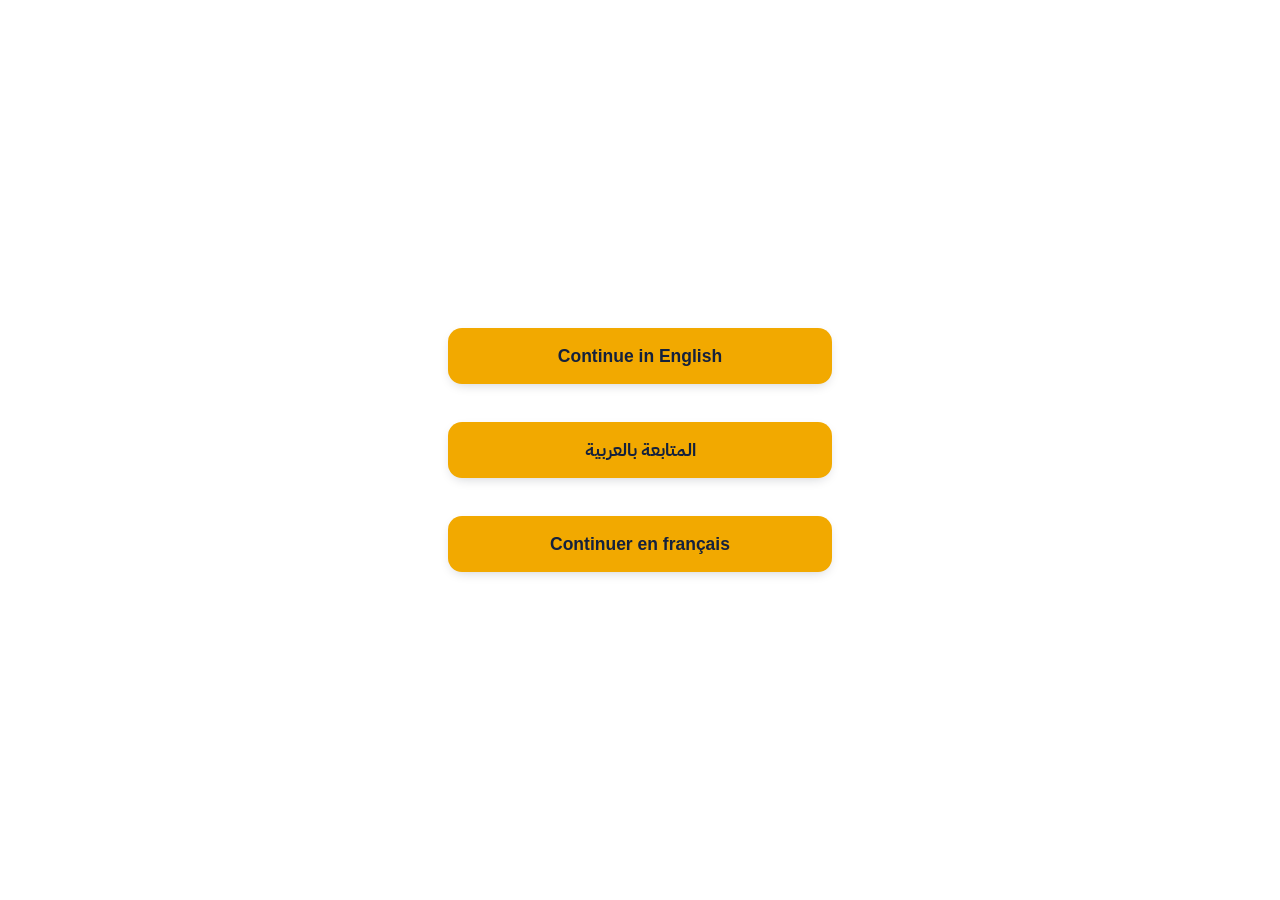
<file: index.html>
<!doctype html>
<html lang="fr">
<head>
<meta charset="utf-8">
<meta name="viewport" content="width=device-width, initial-scale=1">
<title>UGC Lab · Pubs vidéo UGC · UGC video ads · إعلانات فيديو</title>
<meta name="description" content="Pubs vidéo UGC avec un présentateur IA. UGC video ads with an AI presenter. إعلانات فيديو بمقدّم مولَّد بالذكاء الاصطناعي.">
<meta name="robots" content="noindex,follow">
<meta name="cb-page-type" content="site">
<link rel="canonical" href="https://yel-hadd.github.io/ai-character-notes/">
<link rel="alternate" hreflang="fr" href="https://yel-hadd.github.io/ai-character-notes/fr/">
<link rel="alternate" hreflang="en" href="https://yel-hadd.github.io/ai-character-notes/en/">
<link rel="alternate" hreflang="ar" href="https://yel-hadd.github.io/ai-character-notes/ar/">
<link rel="alternate" hreflang="x-default" href="https://yel-hadd.github.io/ai-character-notes/">
<link rel="preconnect" href="https://fonts.googleapis.com"><link rel="preconnect" href="https://fonts.gstatic.com" crossorigin>
<link href="https://fonts.googleapis.com/css2?family=Archivo:wght@700;800&family=IBM+Plex+Sans+Arabic:wght@600&display=swap" rel="stylesheet">
<link rel="stylesheet" href="assets/style.css?v=r1c">
<link rel="icon" href="img/logo.png?v=ugclab">
</head>
<body>
<main><div class="wrap picker">
<h1 class="sr-only">UGC Lab</h1>
<p><a class="cta" id="go-ar" href="ar/" hreflang="ar" lang="ar" dir="rtl" style="font-family:'IBM Plex Sans Arabic',sans-serif">المتابعة بالعربية</a></p>
<p><a class="cta" id="go-fr" href="fr/" hreflang="fr" lang="fr">Continuer en français</a></p>
<p><a class="cta" id="go-en" href="en/" hreflang="en" lang="en">Continue in English</a></p>
</div></main>
<script>
(function(){var w=document.querySelector(".picker"),L=navigator.languages||[navigator.language||""];
for(var i=0;i<L.length;i++){var c=String(L[i]).slice(0,2).toLowerCase(),a=document.getElementById("go-"+c);
if(a){w.insertBefore(a.parentNode,w.querySelector("p"));break}}})();
</script>

</body>
</html>
</file>
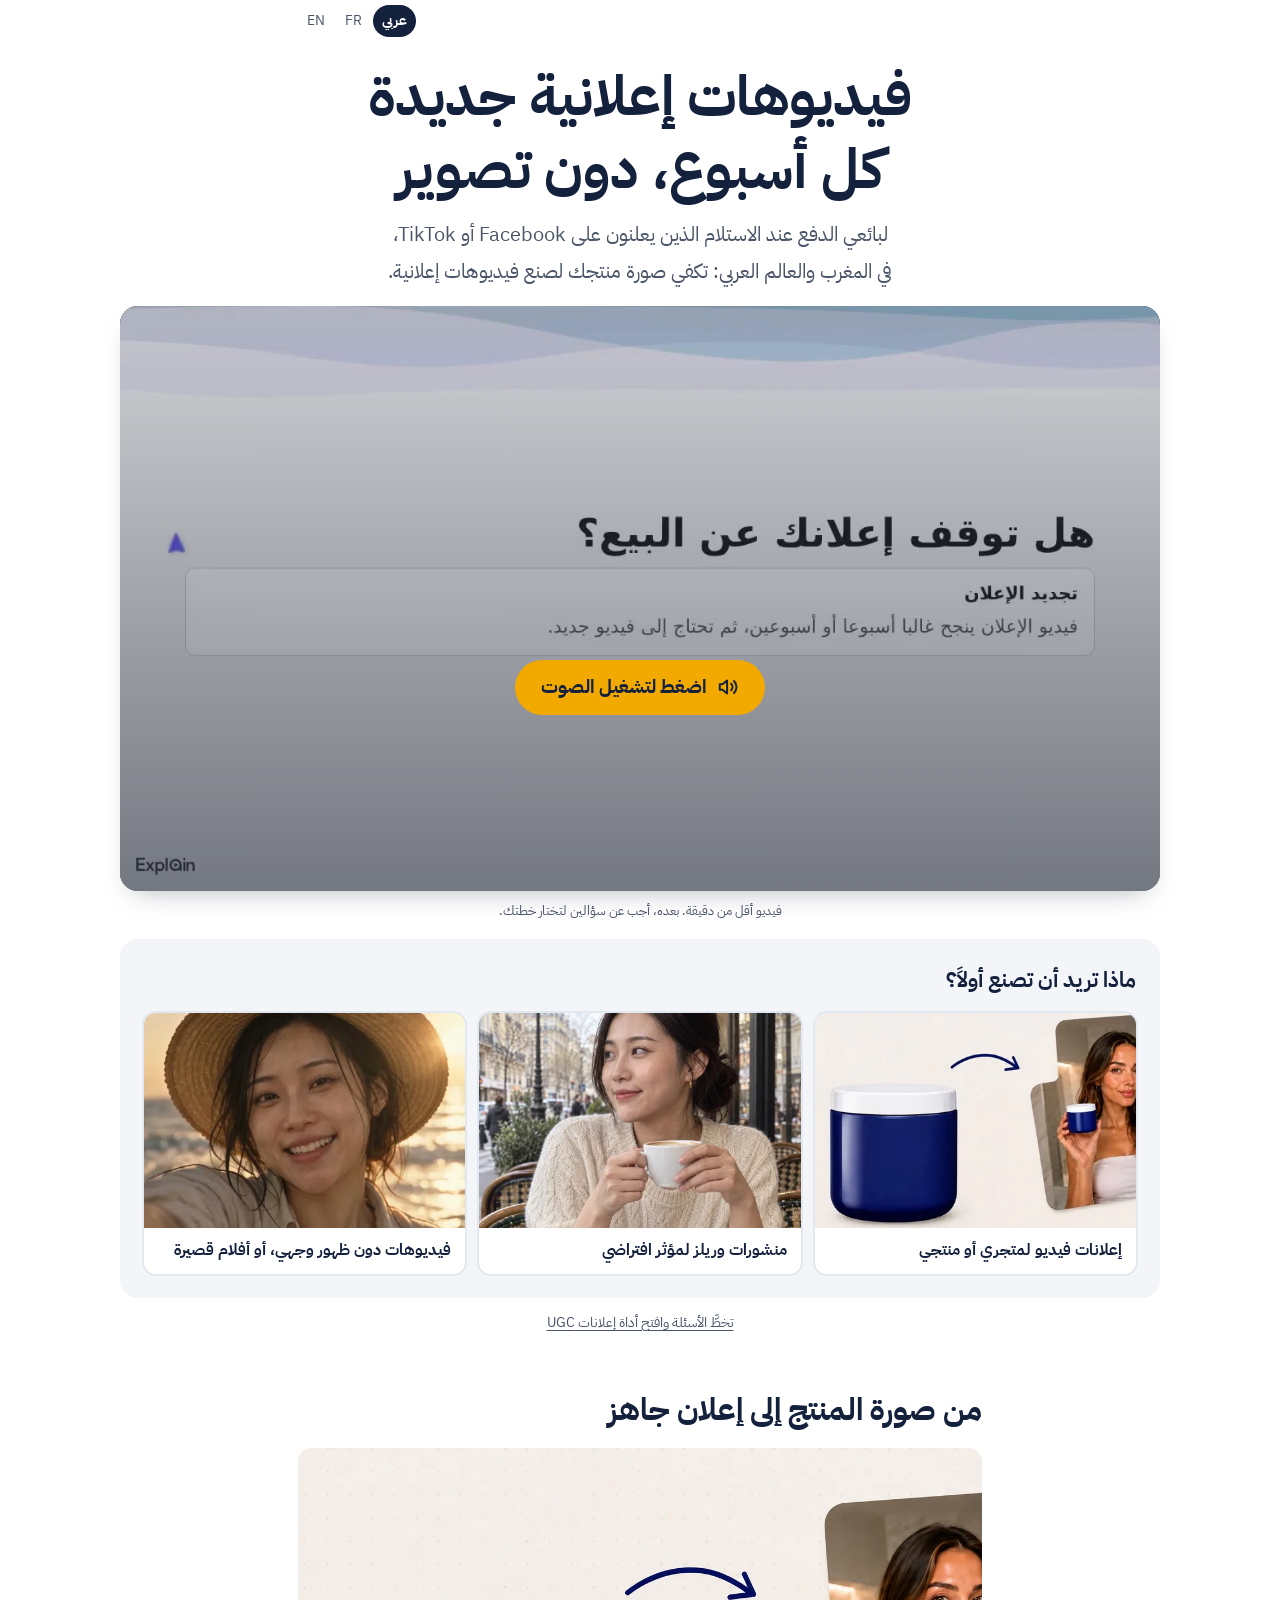
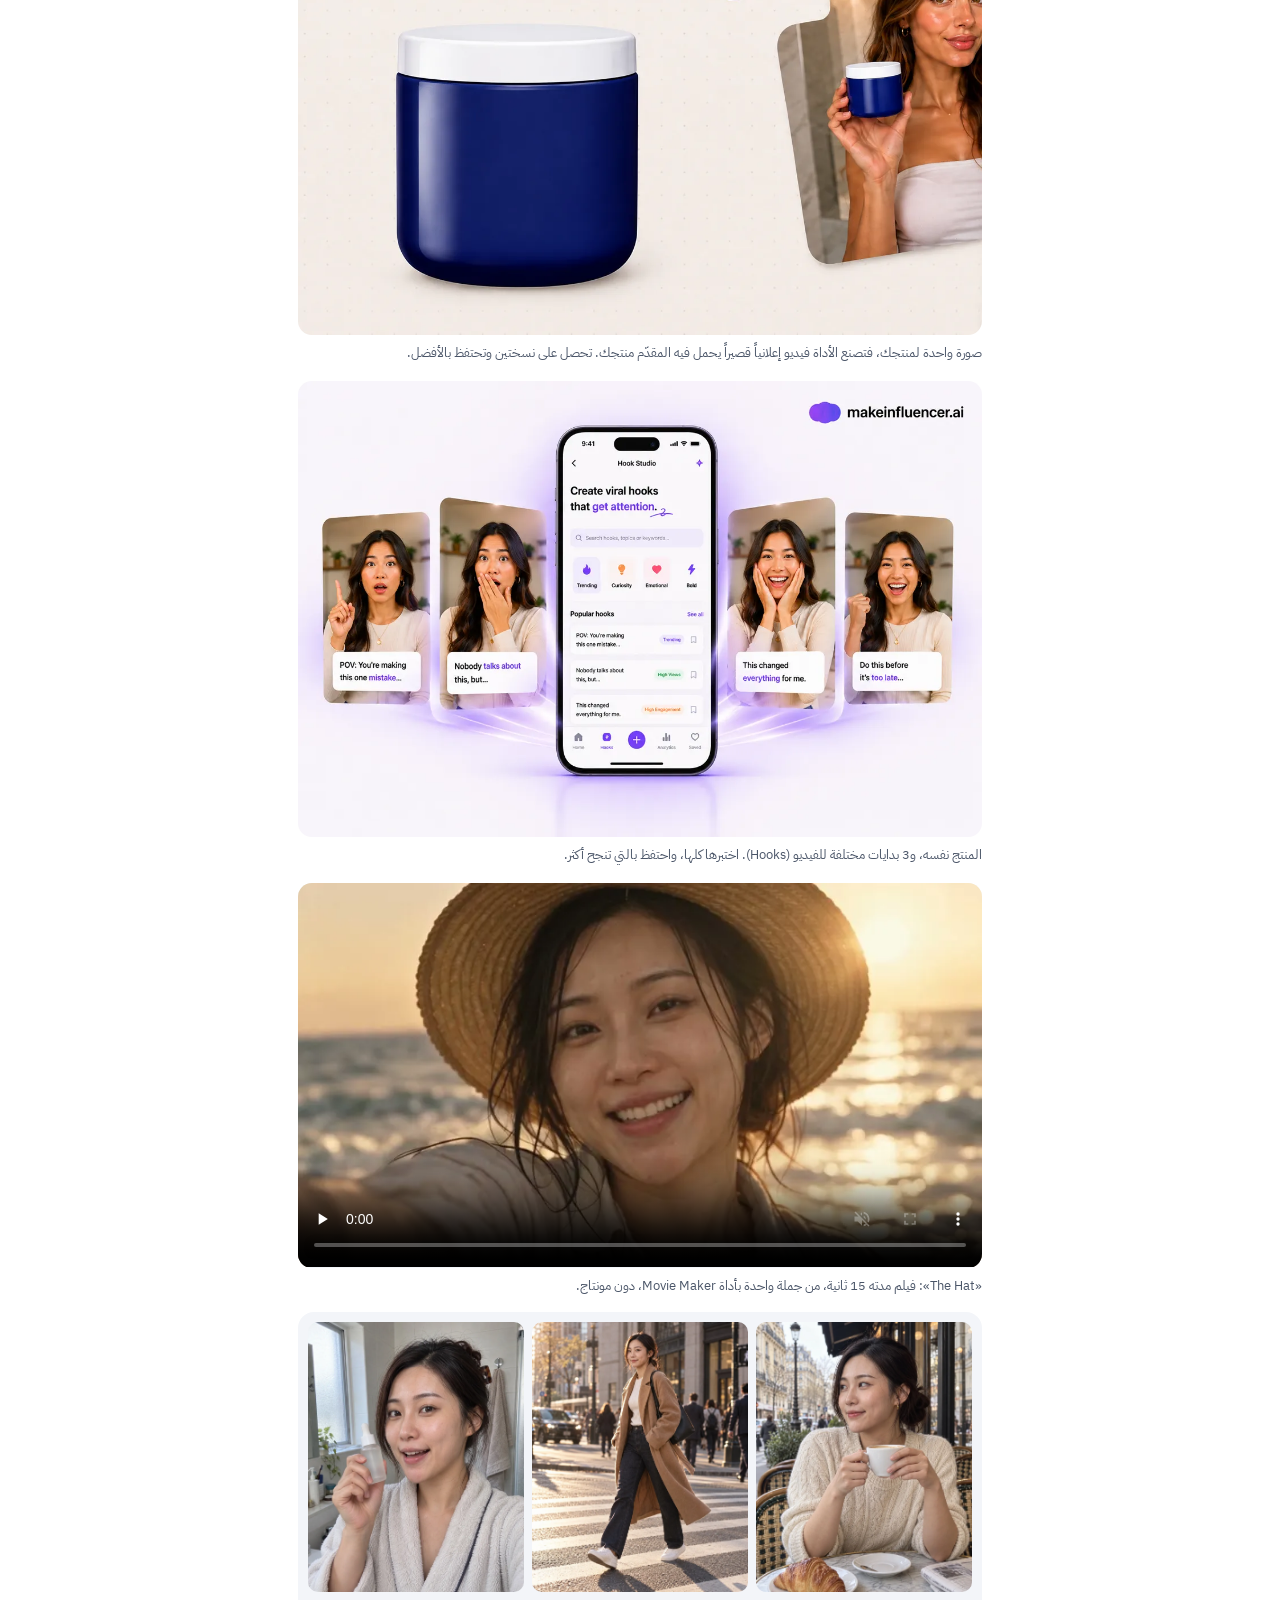
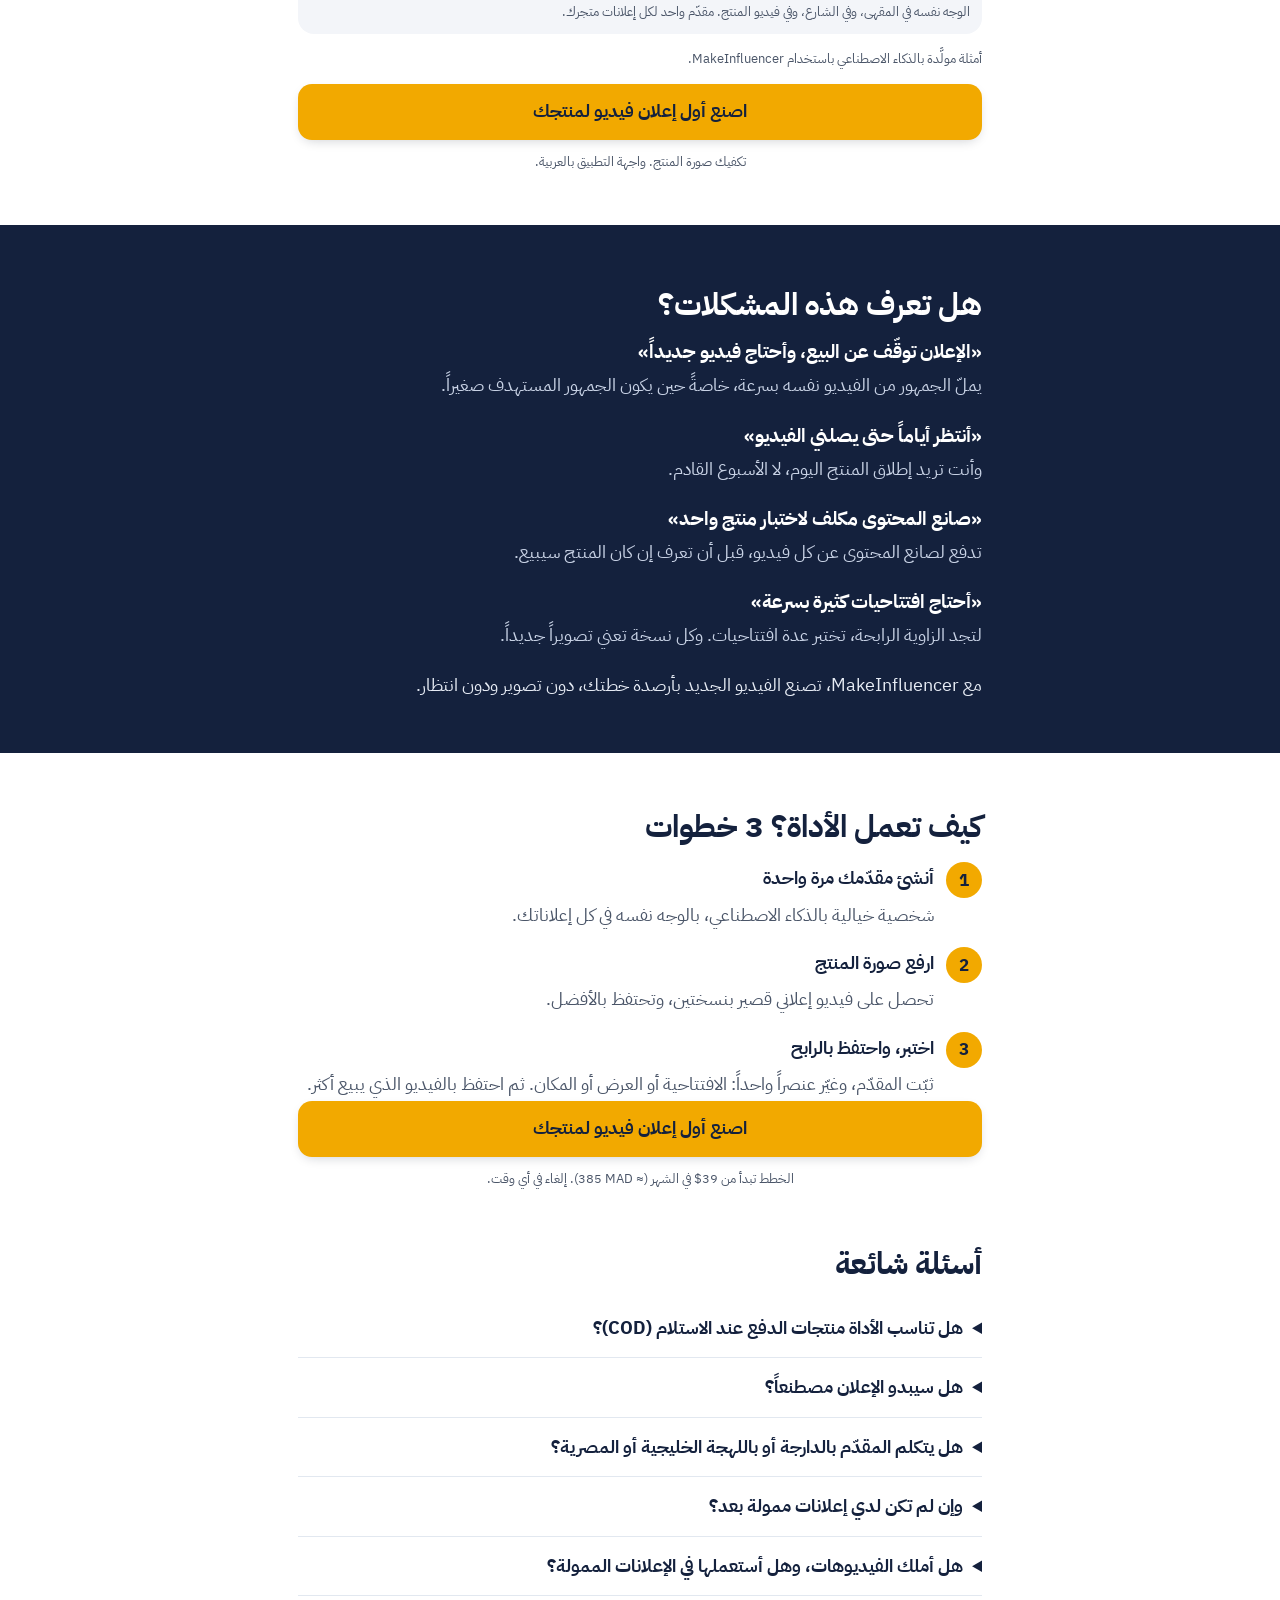
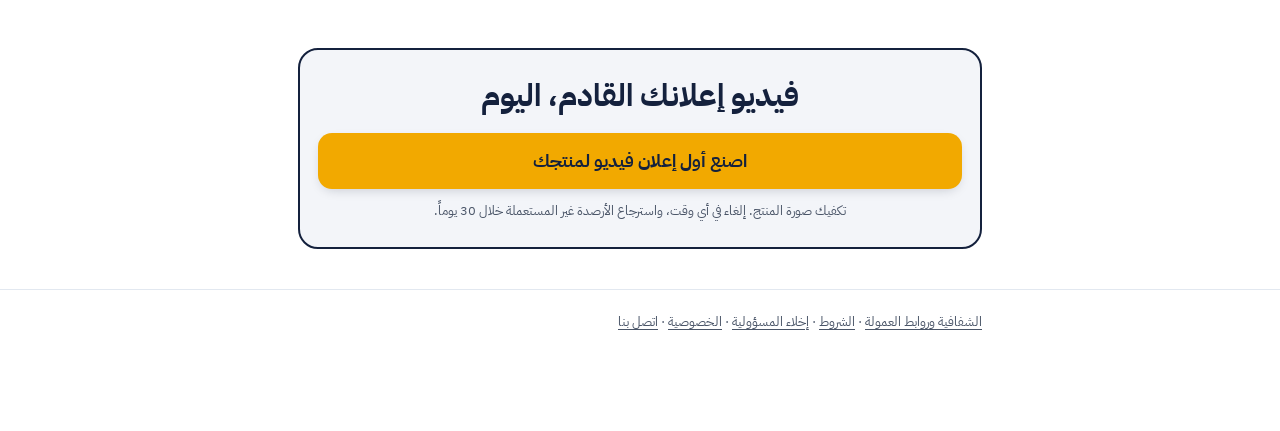
<file: ar/index.html>
<!doctype html>
<html lang="ar" dir="rtl">
<head>
<meta charset="utf-8">
<meta name="viewport" content="width=device-width, initial-scale=1">
<title>فيديوهات إعلانية جديدة كل أسبوع، دون تصوير | UGC Lab</title>
<meta name="description" content="لمن يعرض إعلانات ممولة على Facebook وTikTok: حوّل صورة المنتج إلى فيديو إعلاني بأسلوب UGC بمقدّم افتراضي واحد. واجهة التطبيق بالعربية، والأسعار تقريبية بالدرهم.">
<meta name="robots" content="noindex,follow">
<meta name="cb-page-type" content="quiz">
<link rel="canonical" href="https://yel-hadd.github.io/ai-character-notes/ar/">
<link rel="alternate" hreflang="fr" href="https://yel-hadd.github.io/ai-character-notes/fr/">
<link rel="alternate" hreflang="en" href="https://yel-hadd.github.io/ai-character-notes/en/">
<link rel="alternate" hreflang="ar" href="https://yel-hadd.github.io/ai-character-notes/ar/">
<link rel="preconnect" href="https://fonts.googleapis.com"><link rel="preconnect" href="https://fonts.gstatic.com" crossorigin>
<link href="https://fonts.googleapis.com/css2?family=IBM+Plex+Sans+Arabic:wght@400;600;700&display=swap" rel="stylesheet">
<link rel="stylesheet" href="../assets/style.css?v=r1c">
<link rel="icon" href="../img/logo.png?v=ugclab">
<script async src="https://www.googletagmanager.com/gtag/js?id=G-CWGD5E4DM8"></script>
<script>
window.dataLayer = window.dataLayer || [];
function gtag(){dataLayer.push(arguments);}
gtag('js', new Date());
gtag('config', 'G-CWGD5E4DM8', { send_page_view: true });
</script>
<script>
(function (w, d, s, u) {
  if (w.oaiq) return;
  var q = function () { q.q.push(arguments); };
  q.q = []; w.oaiq = q;
  var js = d.createElement(s); js.async = true; js.src = u;
  var f = d.getElementsByTagName(s)[0]; f.parentNode.insertBefore(js, f);
})(window, document, "script", "https://bzrcdn.openai.com/sdk/oaiq.min.js");
oaiq("init", { pixelId: "6YpAJ4Z1pMGcLR3px2oMv3" });
oaiq("measure", "page_viewed", { type: "contents" });
</script>
</head>
<body>
<header class="bar"><div class="wrap">
  <nav class="langs" aria-label="اللغة"><a href="./" aria-current="page" hreflang="ar">عربي</a><a href="../fr/" hreflang="fr">FR</a><a href="../en/" hreflang="en">EN</a></nav>
</div></header>

<main>
<div class="wrap">
<section class="hero">
<h1>فيديوهات إعلانية جديدة كل أسبوع، دون تصوير</h1>
<p class="lede">لبائعي الدفع عند الاستلام الذين يعلنون على <bdi>Facebook</bdi> أو <bdi>TikTok</bdi>، في المغرب والعالم العربي: تكفي صورة منتجك لصنع فيديوهات إعلانية.</p>
<div class="vsl">
  <video id="vsl" crossorigin="anonymous" src="../video/vsl-ar.mp4?v=v2" poster="../video/vsl-ar.jpg?v=v2" muted autoplay playsinline preload="metadata" width="1280" height="720" aria-label="فيديو: إعلانات UGC كل أسبوع مع MakeInfluencer"><track kind="captions" src="../video/vsl-ar.vtt?v=v2" srclang="ar" label="العربية" default></video>
  <button type="button" class="unmute" id="unmute"><span class="pill-sound"><svg viewBox="0 0 24 24" fill="none" stroke="currentColor" stroke-width="2.2" stroke-linecap="round" stroke-linejoin="round" aria-hidden="true"><path d="M11 5 6 9H3v6h3l5 4z"/><path d="M15.5 8.5a5 5 0 0 1 0 7"/><path d="M18.5 5.5a9 9 0 0 1 0 13"/></svg>اضغط لتشغيل الصوت</span></button>
</div>
<p class="vsl-note">فيديو أقل من دقيقة. بعده، أجب عن سؤالين لتختار خطتك.</p>
</section>

<section class="quiz" aria-labelledby="q1">
  <p class="q-label" id="q1">ماذا تريد أن تصنع أولاً؟</p>
  <div class="cards">
    <button type="button" class="card" data-q="make" data-v="ugc" aria-pressed="false"><img src="../img/t-ugc.webp?v=r1c" alt="" width="480" height="360"><span>إعلانات فيديو لمتجري أو منتجي</span></button>
    <button type="button" class="card" data-q="make" data-v="persona" aria-pressed="false"><img src="../img/t-persona.webp" alt="" width="480" height="360"><span>منشورات وريلز لمؤثر افتراضي</span></button>
    <button type="button" class="card" data-q="make" data-v="video" aria-pressed="false"><img src="../img/t-video.webp" alt="" width="480" height="360"><span>فيديوهات دون ظهور وجهي، أو أفلام قصيرة</span></button>
  </div>
  <div class="step2" id="step2" hidden>
    <p class="q-label">أين وصلت في الإعلانات الممولة؟</p>
    <div class="pills">
      <button type="button" class="pill" data-q="freq" data-v="weekly" aria-pressed="false">إعلاناتي تعمل، وأحتاج فيديوهات جديدة كل أسبوع</button>
      <button type="button" class="pill" data-q="freq" data-v="trying" aria-pressed="false">إعلاناتي تعمل، وأريد تجربة الأداة أولاً</button>
      <button type="button" class="pill" data-q="freq" data-v="noads" aria-pressed="false">لم أطلق إعلاناً ممولاً بعد</button>
    </div>
  </div>
  <div class="result" id="result" hidden aria-live="polite">
    <p class="r-title" id="r-title"></p>
    <p id="r-body"></p>
    <span class="price" id="r-price"></span>
    <a class="cta" id="r-cta" href="https://www.makeinfluencer.ai/ar?ref=AIMARKETING" rel="sponsored noopener" data-hop>اصنع أول إعلان فيديو لمنتجك</a>
    <p class="under">الخطوة التالية: اختيار خطتك على <bdi>makeinfluencer.ai</bdi>.</p>
  </div>
</section>
<a class="skip" data-hop data-make="ugc" data-cta="skip" rel="sponsored noopener" href="https://www.makeinfluencer.ai/ar?ref=AIMARKETING">تخطَّ الأسئلة وافتح أداة إعلانات <bdi>UGC</bdi></a>

<h2>من صورة المنتج إلى إعلان جاهز</h2>
<figure class="media">
  <img src="../img/product-ugc.webp?v=r1d" alt="صورة منتج تحوّلت إلى إعلان UGC يحمل فيه مقدّم افتراضي المنتج" width="1200" height="855" loading="lazy">
  <figcaption>صورة واحدة لمنتجك، فتصنع الأداة فيديو إعلانياً قصيراً يحمل فيه المقدّم منتجك. تحصل على نسختين وتحتفظ بالأفضل.</figcaption>
</figure>
<figure class="media">
  <img src="../img/hooks.webp" alt="ثلاث افتتاحيات مختلفة للإعلان نفسه" width="1200" height="800" loading="lazy">
  <figcaption>المنتج نفسه، و<bdi>3</bdi> بدايات مختلفة للفيديو (<bdi>Hooks</bdi>). اختبرها كلها، واحتفظ بالتي تنجح أكثر.</figcaption>
</figure>
<figure class="media">
  <video src="../img/film.mp4" poster="../img/film-poster.webp" controls playsinline muted preload="none" width="854" height="480" aria-label="فيلم قصير مصنوع بالذكاء الاصطناعي: امرأة تجري وراء قبعتها على الشاطئ"></video>
  <figcaption>«<bdi>The Hat</bdi>»: فيلم مدته <bdi>15</bdi> ثانية، من جملة واحدة بأداة <bdi>Movie Maker</bdi>، دون مونتاج.</figcaption>
</figure>
<div class="sheet" style="margin-top:14px">
  <div class="frames">
    <img src="../img/cafe.webp" alt="مقدّمة افتراضية تشرب القهوة في مقهى" width="400" height="500" loading="lazy">
    <img src="../img/street.webp" alt="المقدّمة نفسها تمشي في الشارع" width="400" height="500" loading="lazy">
    <img src="../img/ugcselfie.webp" alt="المقدّمة نفسها تصوّر فيديو لمنتج بالهاتف" width="400" height="500" loading="lazy">
  </div>
  <p>الوجه نفسه في المقهى، وفي الشارع، وفي فيديو المنتج. مقدّم واحد لكل إعلانات متجرك.</p>
</div>
<p class="small">أمثلة مولَّدة بالذكاء الاصطناعي باستخدام <bdi>MakeInfluencer</bdi>.</p>
<a class="cta" data-hop data-make="ugc" data-cta="proof" rel="sponsored noopener" href="https://www.makeinfluencer.ai/ar?ref=AIMARKETING">اصنع أول إعلان فيديو لمنتجك</a>
<p class="under">تكفيك صورة المنتج. واجهة التطبيق بالعربية.</p>

</div>
<section class="band"><div class="wrap">
<h2>هل تعرف هذه المشكلات؟</h2>
<div class="notes">
  <div class="note"><h3>«الإعلان توقّف عن البيع، وأحتاج فيديو جديداً»</h3><p>يملّ الجمهور من الفيديو نفسه بسرعة، خاصةً حين يكون الجمهور المستهدف صغيراً.</p></div>
  <div class="note"><h3>«أنتظر أياماً حتى يصلني الفيديو»</h3><p>وأنت تريد إطلاق المنتج اليوم، لا الأسبوع القادم.</p></div>
  <div class="note"><h3>«صانع المحتوى مكلف لاختبار منتج واحد»</h3><p>تدفع لصانع المحتوى عن كل فيديو، قبل أن تعرف إن كان المنتج سيبيع.</p></div>
  <div class="note"><h3>«أحتاج افتتاحيات كثيرة بسرعة»</h3><p>لتجد الزاوية الرابحة، تختبر عدة افتتاحيات. وكل نسخة تعني تصويراً جديداً.</p></div>
</div>
<p>مع <bdi>MakeInfluencer</bdi>، تصنع الفيديو الجديد بأرصدة خطتك، دون تصوير ودون انتظار.</p>
</div></section>
<div class="wrap">
<h2>كيف تعمل الأداة؟ <bdi>3</bdi> خطوات</h2>
<ol class="steps">
  <li><div><h3>أنشئ مقدّمك مرة واحدة</h3><p>شخصية خيالية بالذكاء الاصطناعي، بالوجه نفسه في كل إعلاناتك.</p></div></li>
  <li><div><h3>ارفع صورة المنتج</h3><p>تحصل على فيديو إعلاني قصير بنسختين، وتحتفظ بالأفضل.</p></div></li>
  <li><div><h3>اختبر، واحتفظ بالرابح</h3><p>ثبّت المقدّم، وغيّر عنصراً واحداً: الافتتاحية أو العرض أو المكان. ثم احتفظ بالفيديو الذي يبيع أكثر.</p></div></li>
</ol>
<a class="cta" data-hop data-make="ugc" data-cta="how" rel="sponsored noopener" href="https://www.makeinfluencer.ai/ar?ref=AIMARKETING">اصنع أول إعلان فيديو لمنتجك</a>
<p class="under">الخطط تبدأ من <bdi>$39</bdi> في الشهر (≈ <bdi>385 MAD</bdi>). إلغاء في أي وقت.</p>

<h2>أسئلة شائعة</h2>
<details><summary>هل تناسب الأداة منتجات الدفع عند الاستلام (<bdi>COD</bdi>)؟</summary><p>نعم. ارفع صورة المنتج، فيحمله المقدّم ويتحدث عنه.</p></details>
<details><summary>هل سيبدو الإعلان مصطنعاً؟</summary><p>شاهد الأمثلة أعلاه واحكم بنفسك. تختار المقدّم والمكان والافتتاحية، وتعطيك الأداة نسختين في كل مرة، فتحتفظ بالأكثر طبيعية.</p></details>
<details><summary>هل يتكلم المقدّم بالدارجة أو باللهجة الخليجية أو المصرية؟</summary><p>نعم. اكتب النص واللهجة في الوصف، مثلاً «بالدارجة المغربية» أو «باللهجة السعودية»، أو ارفع تسجيلك الصوتي فيحرّك المقدّم شفتيه وفقه.</p></details>
<details><summary>وإن لم تكن لدي إعلانات ممولة بعد؟</summary><p>فالأرجح أن الوقت غير مناسب. صُمّمت الأداة لإنتاج إعلانات جديدة بسرعة لحملات قيد الاختبار. أطلق منتجاً وحملتك الأولى، ثم عد حين تحتاج إلى فيديوهات كل أسبوع.</p></details>
<details><summary>هل أملك الفيديوهات، وهل أستعملها في الإعلانات الممولة؟</summary><p>نعم. تقول <bdi>MakeInfluencer</bdi> إن ما تنتجه ملك لك، بحقوق تجارية كاملة ودون علامة مائية، على <bdi>Facebook</bdi> و<bdi>Instagram</bdi> و<bdi>TikTok</bdi> وغيرها.</p></details>
<div class="final">
  <h2>فيديو إعلانك القادم، اليوم</h2>
  <a class="cta" data-hop data-make="ugc" data-cta="final" rel="sponsored noopener" href="https://www.makeinfluencer.ai/ar?ref=AIMARKETING">اصنع أول إعلان فيديو لمنتجك</a>
  <p class="under">تكفيك صورة المنتج. إلغاء في أي وقت، واسترجاع الأرصدة غير المستعملة خلال <bdi>30</bdi> يوماً.</p>
</div>
</div>
</main>

<div class="sticky" id="sticky"><a class="cta" data-hop data-make="ugc" data-cta="sticky" rel="sponsored noopener" href="https://www.makeinfluencer.ai/ar?ref=AIMARKETING">اصنع أول إعلان فيديو لمنتجك</a></div>

<footer><div class="wrap">
  <p><a href="about.html">الشفافية وروابط العمولة</a> · <a href="about.html#terms">الشروط</a> · <a href="about.html#disclaimer">إخلاء المسؤولية</a> · <a href="about.html#privacy">الخصوصية</a> · <a href="about.html#contact">اتصل بنا</a></p>
</div></footer>

<script type="application/json" id="quiz-data">
{"questions":[
 {"q":"ماذا تريد أن تصنع أولاً؟","options":["إعلانات فيديو لمتجري أو منتجي","منشورات وريلز لمؤثر افتراضي","فيديوهات دون ظهور وجهي، أو أفلام قصيرة"]},
 {"q":"أين وصلت في الإعلانات الممولة؟","options":["إعلاناتي تعمل، وأحتاج فيديوهات جديدة كل أسبوع","إعلاناتي تعمل، وأريد تجربة الأداة أولاً","لم أطلق إعلاناً ممولاً بعد"]}
]}
</script>
<script>
window.FUNNEL = { lang: "ar", t: {
  title: { ugc: "الأنسب لك: أداة إعلانات ⁦UGC⁩", persona: "الأنسب لك: أداة المؤثر الافتراضي", video: "الأنسب لك: أداة ⁦Movie Maker⁩" },
  plan: {
    weekly: "تناسبك خطة ⁦Pro⁩: ⁦600,000⁩ رصيد شهرياً لفيديوهات جديدة كل أسبوع، بدقة ⁦1080p⁩ و⁦4K⁩، والوجه نفسه في كل فيديو. ابدأ بالدفع الشهري، وانتقل إلى السنوي بعد شهر من الاستعمال.",
    noads: "بصراحة: تفيد الأداة أكثر حين تكون لديك إعلانات تعمل ومنتجات تختبرها، لأنك تحتاج حينها إلى فيديوهات جديدة كل أسبوع. يمكنك البدء بخطة ⁦Creator⁩، لكن أطلق حملتك الأولى قبل ذلك.",
    trying: "ابدأ بخطة ⁦Creator⁩: كل الأدوات، ومنها المقدّم الناطق، مع ⁦180,000⁩ رصيد شهرياً وفيديو بدقة ⁦720p⁩. انتقل إلى ⁦Pro⁩ حين تحتاج إلى حجم أكبر ودقة ⁦1080p⁩.",
    video: "أداة ⁦Movie Maker⁩ متاحة في كل الخطط: جملة واحدة، ثم لوحة مشاهد توافق عليها، ثم فيلم قصير بالشخصية نفسها. وتمنحك ⁦Pro⁩ أرصدة أكثر ودقة ⁦1080p⁩."
  },
  price: { creator: "Creator: ⁦$39⁩ في الشهر ≈ ⁦385 MAD⁩", pro: "Pro: ⁦$89⁩ في الشهر ≈ ⁦880 MAD⁩" },
  go: { ugc: "اصنع أول إعلان فيديو لمنتجك", persona: "أنشئ مؤثرك الافتراضي", video: "اصنع أول فيلم قصير" }
}};
</script>
<script src="../assets/funnel.js?v=r1c" defer></script>
</body>
</html>
</file>
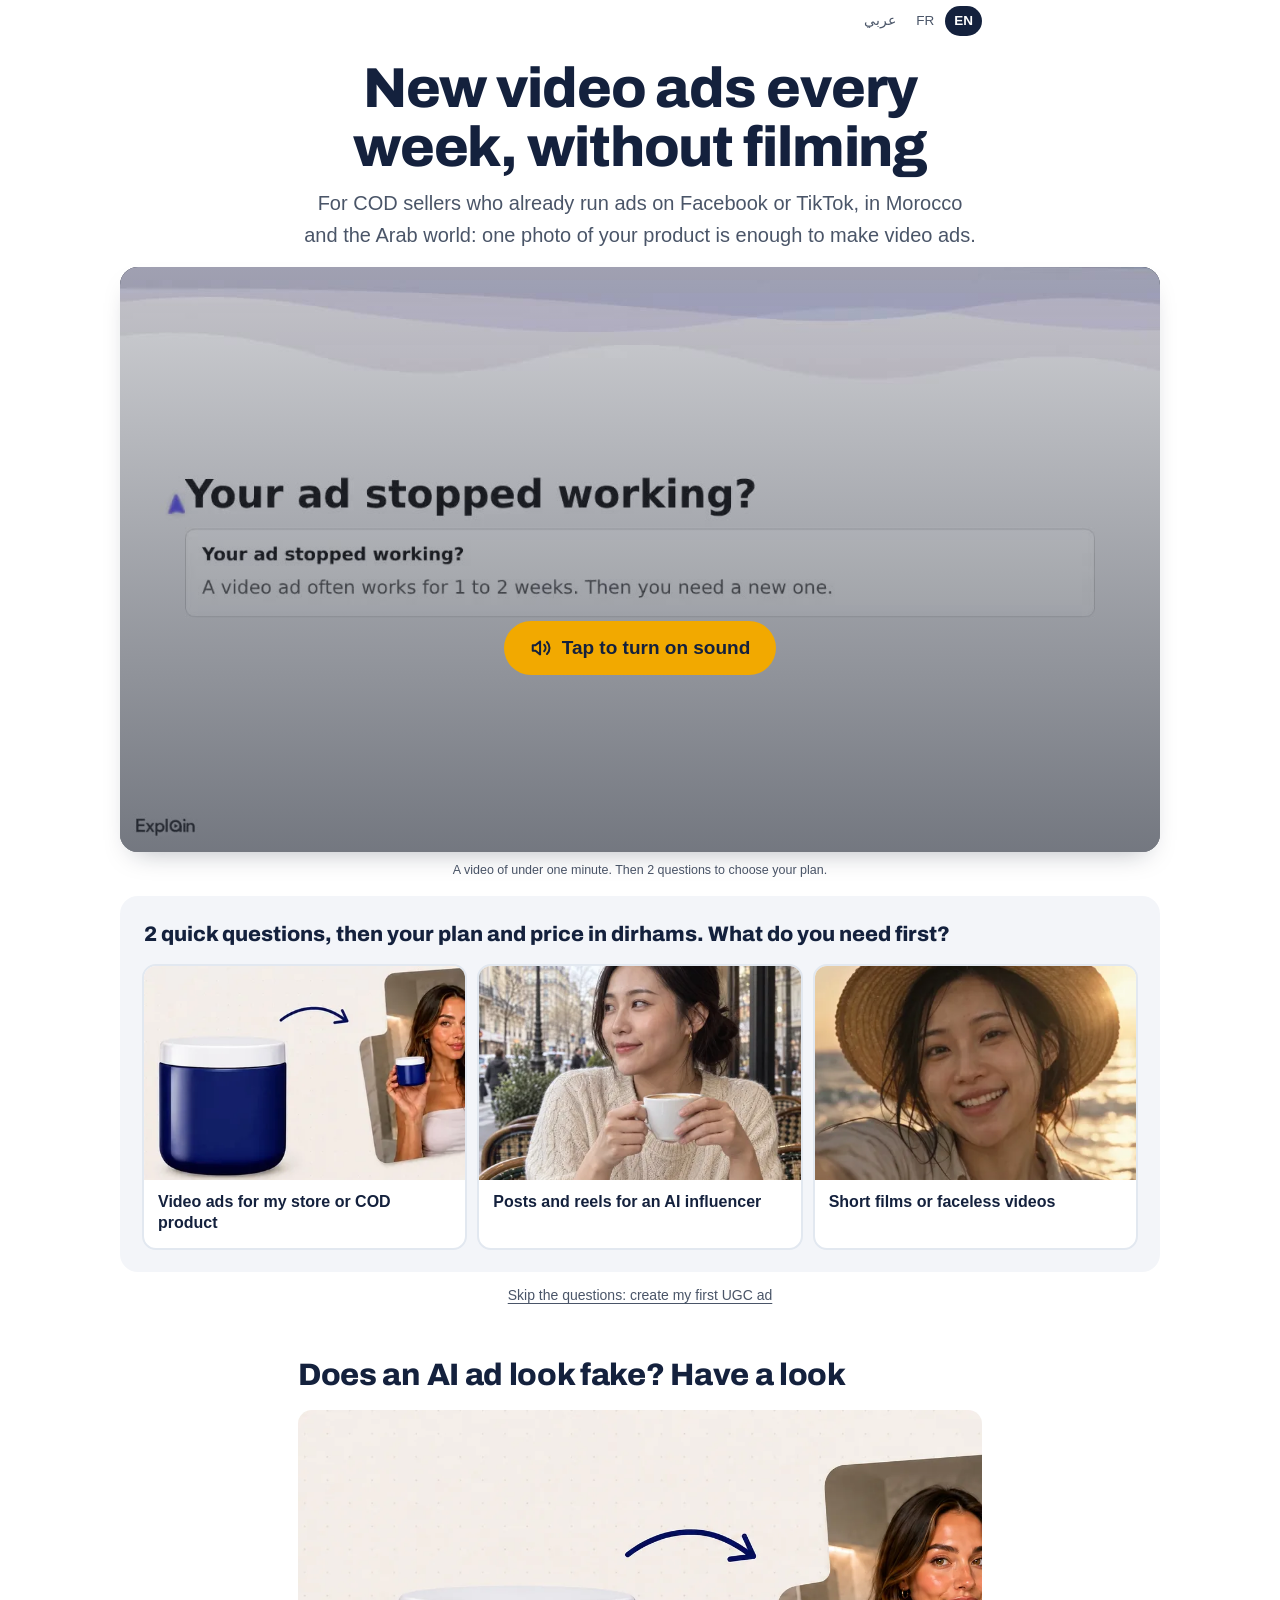
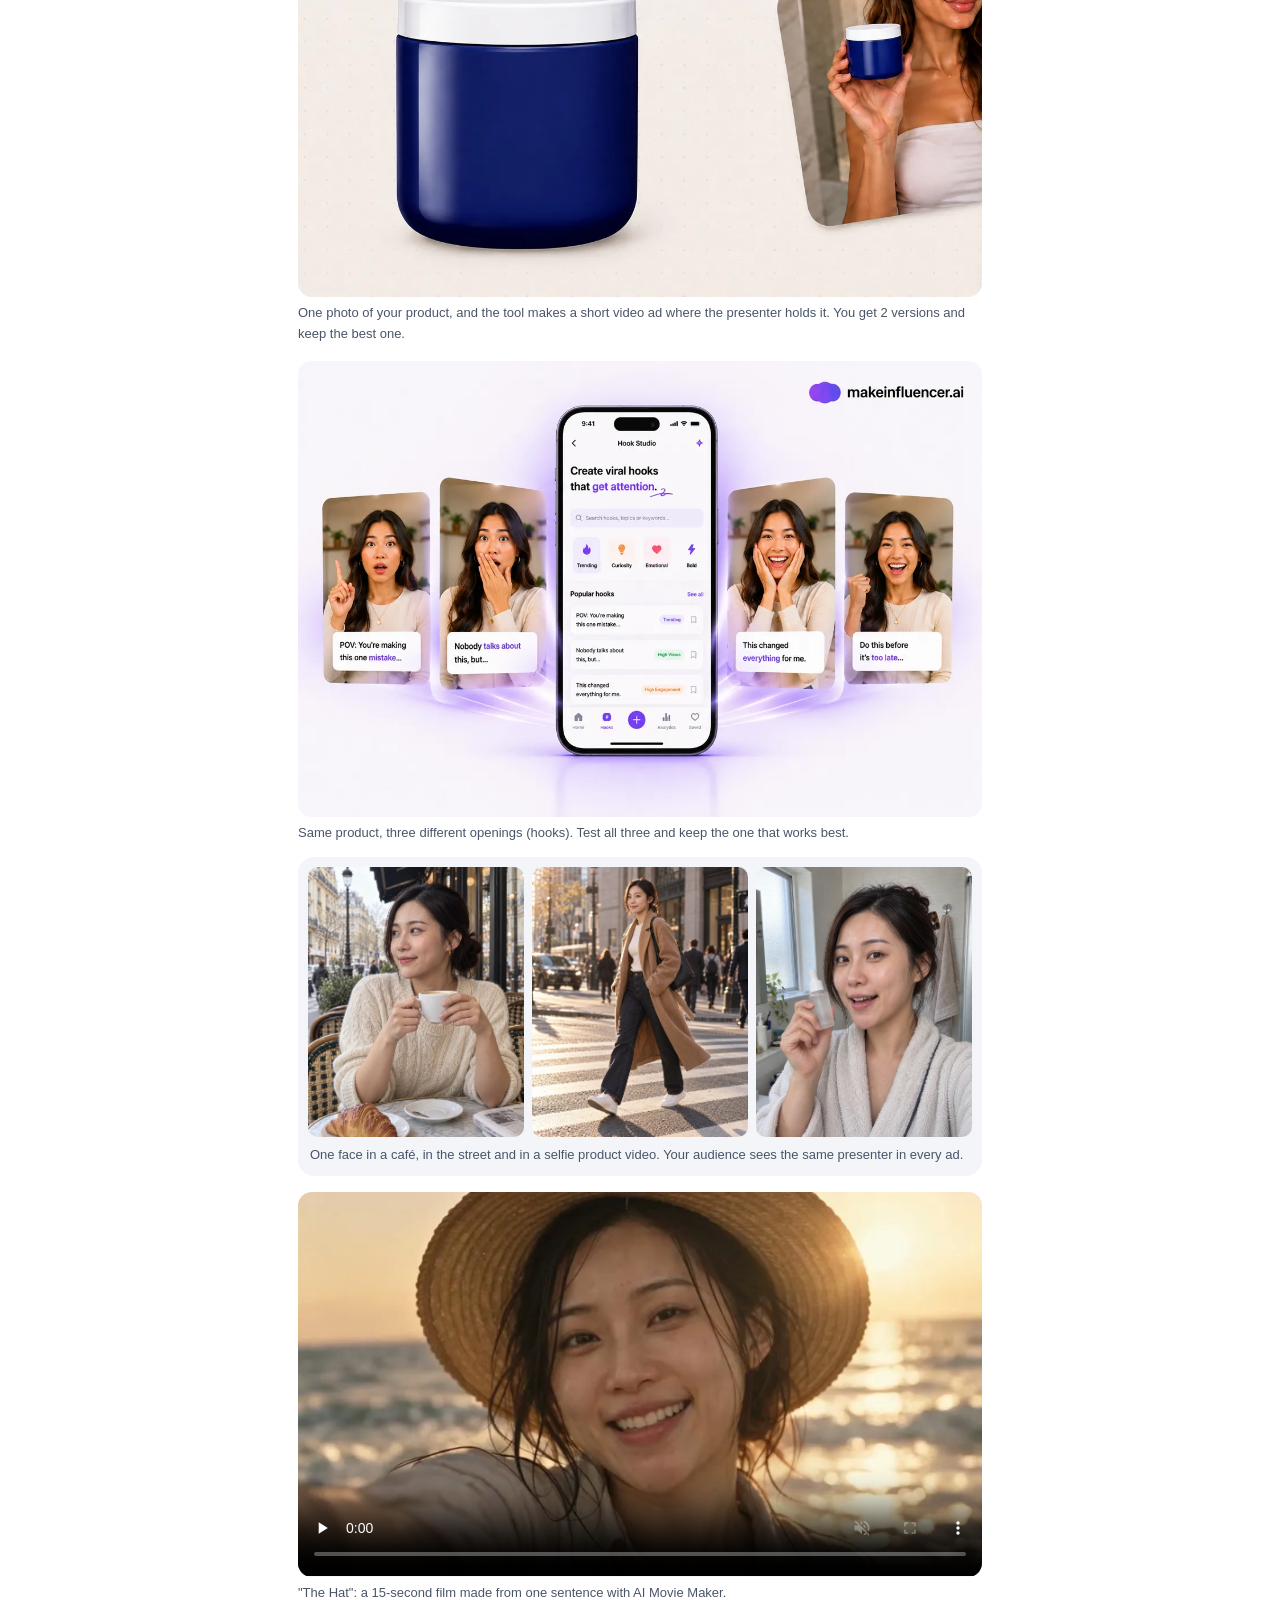
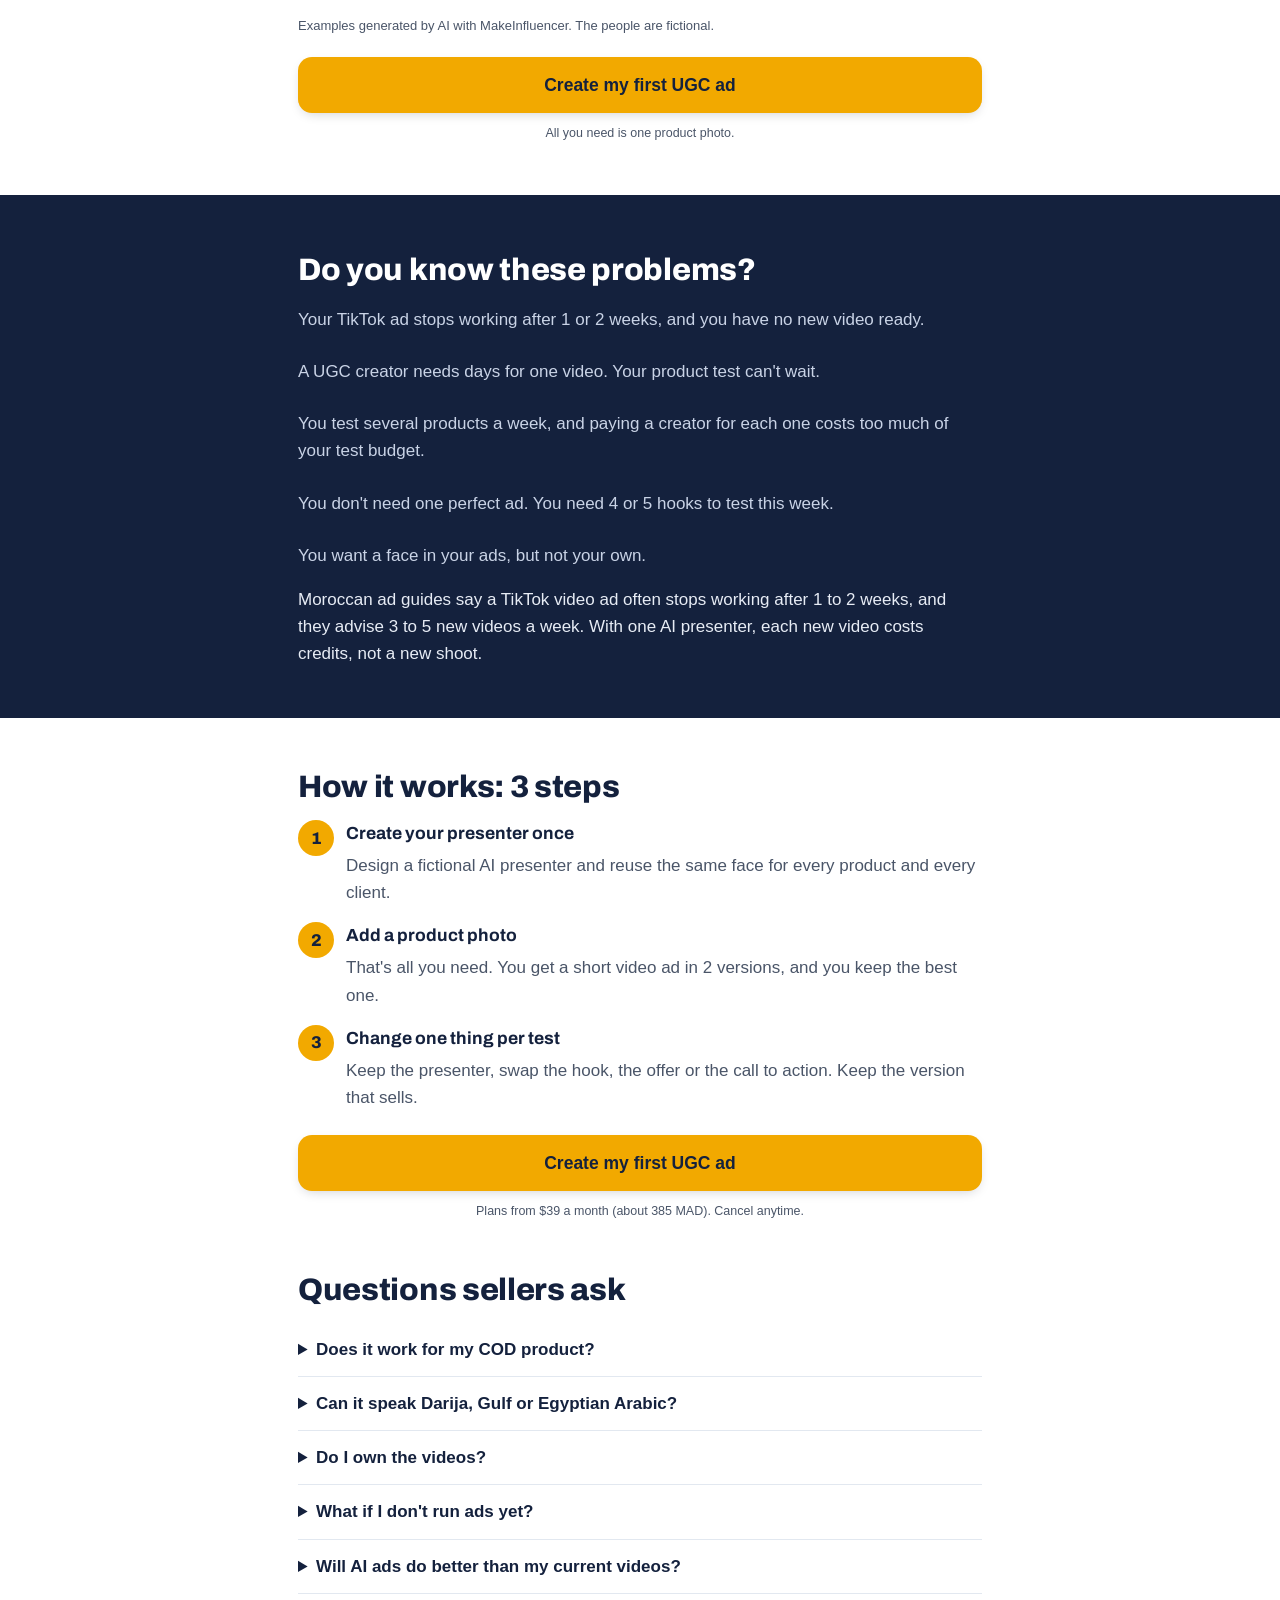
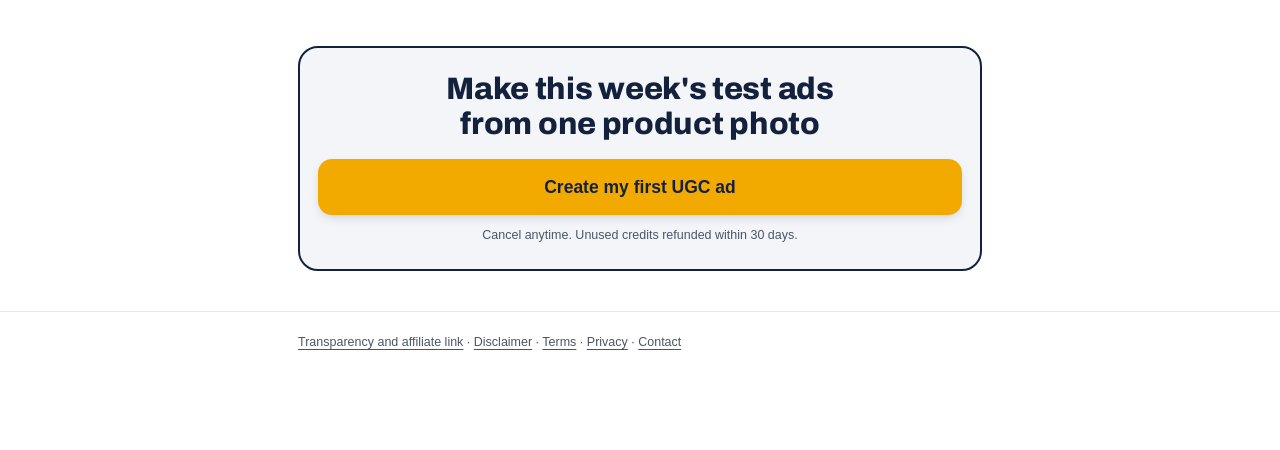
<file: en/index.html>
<!doctype html>
<html lang="en" dir="ltr">
<head>
<meta charset="utf-8">
<meta name="viewport" content="width=device-width, initial-scale=1">
<title>New video ads every week, without filming | UGC Lab</title>
<meta name="description" content="For sellers already running Meta or TikTok ads: turn product photos into UGC-style video ads with one AI presenter and test new hooks every week. Prices in dollars and dirhams.">
<meta name="robots" content="noindex,follow">
<meta name="cb-page-type" content="quiz">
<link rel="canonical" href="https://yel-hadd.github.io/ai-character-notes/en/">
<link rel="alternate" hreflang="fr" href="https://yel-hadd.github.io/ai-character-notes/fr/">
<link rel="alternate" hreflang="en" href="https://yel-hadd.github.io/ai-character-notes/en/">
<link rel="alternate" hreflang="ar" href="https://yel-hadd.github.io/ai-character-notes/ar/">
<link rel="preconnect" href="https://fonts.googleapis.com"><link rel="preconnect" href="https://fonts.gstatic.com" crossorigin>
<link href="https://fonts.googleapis.com/css2?family=Archivo:wght@600;700;800&display=swap" rel="stylesheet">
<link rel="stylesheet" href="../assets/style.css?v=r1c">
<link rel="icon" href="../img/logo.png?v=ugclab">
<script async src="https://www.googletagmanager.com/gtag/js?id=G-CWGD5E4DM8"></script>
<script>
window.dataLayer = window.dataLayer || [];
function gtag(){dataLayer.push(arguments);}
gtag("js", new Date());
gtag("config", "G-CWGD5E4DM8", { send_page_view: true });
</script>
<script>
(function (w, d, s, u) {
  if (w.oaiq) return;
  var q = function () { q.q.push(arguments); };
  q.q = []; w.oaiq = q;
  var js = d.createElement(s); js.async = true; js.src = u;
  var f = d.getElementsByTagName(s)[0]; f.parentNode.insertBefore(js, f);
})(window, document, "script", "https://bzrcdn.openai.com/sdk/oaiq.min.js");
oaiq("init", { pixelId: "6YpAJ4Z1pMGcLR3px2oMv3" });
oaiq("measure", "page_viewed", { type: "contents" });
</script>
</head>
<body>
<header class="bar"><div class="wrap">
  <nav class="langs" aria-label="Language"><a href="../ar/" hreflang="ar">عربي</a><a href="../fr/" hreflang="fr">FR</a><a href="./" aria-current="page" hreflang="en">EN</a></nav>
</div></header>

<main>
<div class="wrap">
<section class="hero">
<h1>New video ads every week, without filming</h1>
<p class="lede">For COD sellers who already run ads on Facebook or TikTok, in Morocco and the Arab world: one photo of your product is enough to make video ads.</p>
<div class="vsl">
  <video id="vsl" crossorigin="anonymous" src="../video/vsl-en.mp4?v=v2" poster="../video/vsl-en.jpg?v=v2" muted autoplay playsinline preload="metadata" width="1280" height="720" aria-label="Video: weekly UGC ads with MakeInfluencer"><track kind="captions" src="../video/vsl-en.vtt?v=v2" srclang="en" label="English" default></video>
  <button type="button" class="unmute" id="unmute"><span class="pill-sound"><svg viewBox="0 0 24 24" fill="none" stroke="currentColor" stroke-width="2.2" stroke-linecap="round" stroke-linejoin="round" aria-hidden="true"><path d="M11 5 6 9H3v6h3l5 4z"/><path d="M15.5 8.5a5 5 0 0 1 0 7"/><path d="M18.5 5.5a9 9 0 0 1 0 13"/></svg>Tap to turn on sound</span></button>
</div>
<p class="vsl-note">A video of under one minute. Then 2 questions to choose your plan.</p>
</section>

<section class="quiz" aria-labelledby="q1">
  <p class="q-label" id="q1">2 quick questions, then your plan and price in dirhams. What do you need first?</p>
  <div class="cards">
    <button type="button" class="card" data-q="make" data-v="ugc" aria-pressed="false"><img src="../img/t-ugc.webp?v=r1c" alt="" width="480" height="360"><span>Video ads for my store or COD product</span></button>
    <button type="button" class="card" data-q="make" data-v="persona" aria-pressed="false"><img src="../img/t-persona.webp" alt="" width="480" height="360"><span>Posts and reels for an AI influencer</span></button>
    <button type="button" class="card" data-q="make" data-v="video" aria-pressed="false"><img src="../img/t-video.webp" alt="" width="480" height="360"><span>Short films or faceless videos</span></button>
  </div>
  <div class="step2" id="step2" hidden>
    <p class="q-label">Where are you with paid ads?</p>
    <div class="pills">
      <button type="button" class="pill" data-q="freq" data-v="weekly" aria-pressed="false">Ads running, I need videos every week</button>
      <button type="button" class="pill" data-q="freq" data-v="trying" aria-pressed="false">Ads running, I want to try the tool first</button>
      <button type="button" class="pill" data-q="freq" data-v="noads" aria-pressed="false">No paid ads yet</button>
    </div>
  </div>
  <div class="result" id="result" hidden aria-live="polite">
    <p class="r-title" id="r-title"></p>
    <p id="r-body"></p>
    <span class="price" id="r-price"></span>
    <a class="cta" id="r-cta" href="https://www.makeinfluencer.ai/?ref=AIMARKETING" rel="sponsored noopener" data-hop>Create my first UGC ad</a>
    <p class="under">Next step: pick your plan on makeinfluencer.ai.</p>
  </div>
</section>
<a class="skip" data-hop data-make="ugc" data-cta="skip" rel="sponsored noopener" href="https://www.makeinfluencer.ai/?ref=AIMARKETING">Skip the questions: create my first UGC ad</a>

<h2>Does an AI ad look fake? Have a look</h2>
<figure class="media">
  <img src="../img/product-ugc.webp?v=r1d" alt="AI presenter holding a product in a UGC-style ad frame" width="1200" height="855" loading="lazy">
  <figcaption>One photo of your product, and the tool makes a short video ad where the presenter holds it. You get 2 versions and keep the best one.</figcaption>
</figure>
<figure class="media">
  <img src="../img/hooks.webp" alt="Three short videos of the same presenter, each with a different opening hook" width="1200" height="800" loading="lazy">
  <figcaption>Same product, three different openings (hooks). Test all three and keep the one that works best.</figcaption>
</figure>
<div class="sheet" style="margin-top:14px">
  <div class="frames">
    <img src="../img/cafe.webp" alt="AI presenter at a café table" width="400" height="500" loading="lazy">
    <img src="../img/street.webp" alt="The same AI presenter walking in the street" width="400" height="500" loading="lazy">
    <img src="../img/ugcselfie.webp" alt="The same AI presenter filming a selfie-style product video" width="400" height="500" loading="lazy">
  </div>
  <p>One face in a café, in the street and in a selfie product video. Your audience sees the same presenter in every ad.</p>
</div>
<figure class="media">
  <video src="../img/film.mp4" poster="../img/film-poster.webp" controls playsinline muted preload="none" width="720" height="404" aria-label="AI short film: a woman runs after her hat on a beach"></video>
  <figcaption>"The Hat": a 15-second film made from one sentence with AI Movie Maker.</figcaption>
</figure>
<p class="small">Examples generated by AI with MakeInfluencer. The people are fictional.</p>
<a class="cta" style="margin-top:20px" data-hop data-make="ugc" data-cta="proof" rel="sponsored noopener" href="https://www.makeinfluencer.ai/?ref=AIMARKETING">Create my first UGC ad</a>
<p class="under">All you need is one product photo.</p>

</div>
<section class="band"><div class="wrap">
<h2>Do you know these problems?</h2>
<div class="notes">
  <div class="note"><p>Your TikTok ad stops working after 1 or 2 weeks, and you have no new video ready.</p></div>
  <div class="note"><p>A UGC creator needs days for one video. Your product test can't wait.</p></div>
  <div class="note"><p>You test several products a week, and paying a creator for each one costs too much of your test budget.</p></div>
  <div class="note"><p>You don't need one perfect ad. You need 4 or 5 hooks to test this week.</p></div>
  <div class="note"><p>You want a face in your ads, but not your own.</p></div>
</div>
<p>Moroccan ad guides say a TikTok video ad often stops working after 1 to 2 weeks, and they advise 3 to 5 new videos a week. With one AI presenter, each new video costs credits, not a new shoot.</p>
</div></section>
<div class="wrap">
<h2>How it works: 3 steps</h2>
<ol class="steps">
  <li><div><h3>Create your presenter once</h3><p>Design a fictional AI presenter and reuse the same face for every product and every client.</p></div></li>
  <li><div><h3>Add a product photo</h3><p>That's all you need. You get a short video ad in 2 versions, and you keep the best one.</p></div></li>
  <li><div><h3>Change one thing per test</h3><p>Keep the presenter, swap the hook, the offer or the call to action. Keep the version that sells.</p></div></li>
</ol>
<a class="cta" style="margin-top:24px" data-hop data-make="ugc" data-cta="steps" rel="sponsored noopener" href="https://www.makeinfluencer.ai/?ref=AIMARKETING">Create my first UGC ad</a>
<p class="under">Plans from $39 a month (about 385 MAD). Cancel anytime.</p>

<h2>Questions sellers ask</h2>
<details><summary>Does it work for my COD product?</summary><p>Yes. One product photo is enough for your presenter to hold the product and talk about it.</p></details>
<details><summary>Can it speak Darija, Gulf or Egyptian Arabic?</summary><p>Yes. Write the lines and the dialect in the prompt, for example "Moroccan Darija" or "Saudi dialect", or upload your own voice and the presenter lip-syncs to it.</p></details>
<details><summary>Do I own the videos?</summary><p>Yes. MakeInfluencer states that what you make is yours, with no watermarks, so you can run it in your paid ads.</p></details>
<details><summary>What if I don't run ads yet?</summary><p>Then it is probably not the right time. The tool is for making new videos fast for ads that are already running. Launch a product and a first campaign, and come back when you need videos every week.</p></details>
<details><summary>Will AI ads do better than my current videos?</summary><p>Your numbers will tell you. Run them against your current creatives with the same budget and audience, and keep the ones that sell.</p></details>

<div class="final">
  <h2>Make this week's test ads from one product photo</h2>
  <a class="cta" data-hop data-make="ugc" data-cta="final" rel="sponsored noopener" href="https://www.makeinfluencer.ai/?ref=AIMARKETING">Create my first UGC ad</a>
  <p class="under">Cancel anytime. Unused credits refunded within 30 days.</p>
</div>
</div>
</main>

<div class="sticky" id="sticky"><a class="cta" data-hop data-make="ugc" data-cta="sticky" rel="sponsored noopener" href="https://www.makeinfluencer.ai/?ref=AIMARKETING">Create my first UGC ad</a></div>

<footer><div class="wrap">
  <p><a href="about.html">Transparency and affiliate link</a> · <a href="about.html#disclaimer">Disclaimer</a> · <a href="about.html#terms">Terms</a> · <a href="about.html#privacy">Privacy</a> · <a href="about.html#contact">Contact</a></p>
</div></footer>

<script type="application/json" id="quiz-data">{"questions":[{"q":"What do you need first?","options":["Video ads for my store or COD product","Posts and reels for an AI influencer","Short films or faceless videos"]},{"q":"Where are you with paid ads?","options":["Ads running, I need videos every week","Ads running, I want to try the tool first","No paid ads yet"]}]}</script>
<script>
window.FUNNEL = { lang: "en", t: {
  title: { ugc: "Your best start: the AI UGC ad creator", persona: "Your best start: the AI influencer builder", video: "Your best start: AI Movie Maker" },
  plan: {
    weekly: "For new content every week, take Pro: 600,000 credits a month, 1080p and 4K, and one trained face in every video. Pay monthly first; switch to yearly once it proves itself. Next step: open the tool and add your first photo.",
    noads: "Honest note: this tool pays off once you have ads running and products to test, because that is when you need new videos every week. You can start with Creator, but get your first campaign live first.",
    trying: "Start with Creator: every tool, including the talking presenter, with 180,000 credits a month and 720p video. Move to Pro for more volume and 1080p once something is worth scaling. Next step: open the tool and try it on one product or idea.",
    video: "Movie Maker is on every plan. Write one line, approve the storyboard, and get a short film with the same character and lip-synced dialogue. Next step: open Movie Maker and type your first idea."
  },
  price: { creator: "Creator: $39/mo ≈ 385 MAD", pro: "Pro: $89/mo ≈ 880 MAD" },
  go: { ugc: "Create my first UGC ad", persona: "Build my AI influencer", video: "Make my first AI film" }
}};
</script>
<script src="../assets/funnel.js?v=r1c" defer></script>
</body>
</html>
</file>
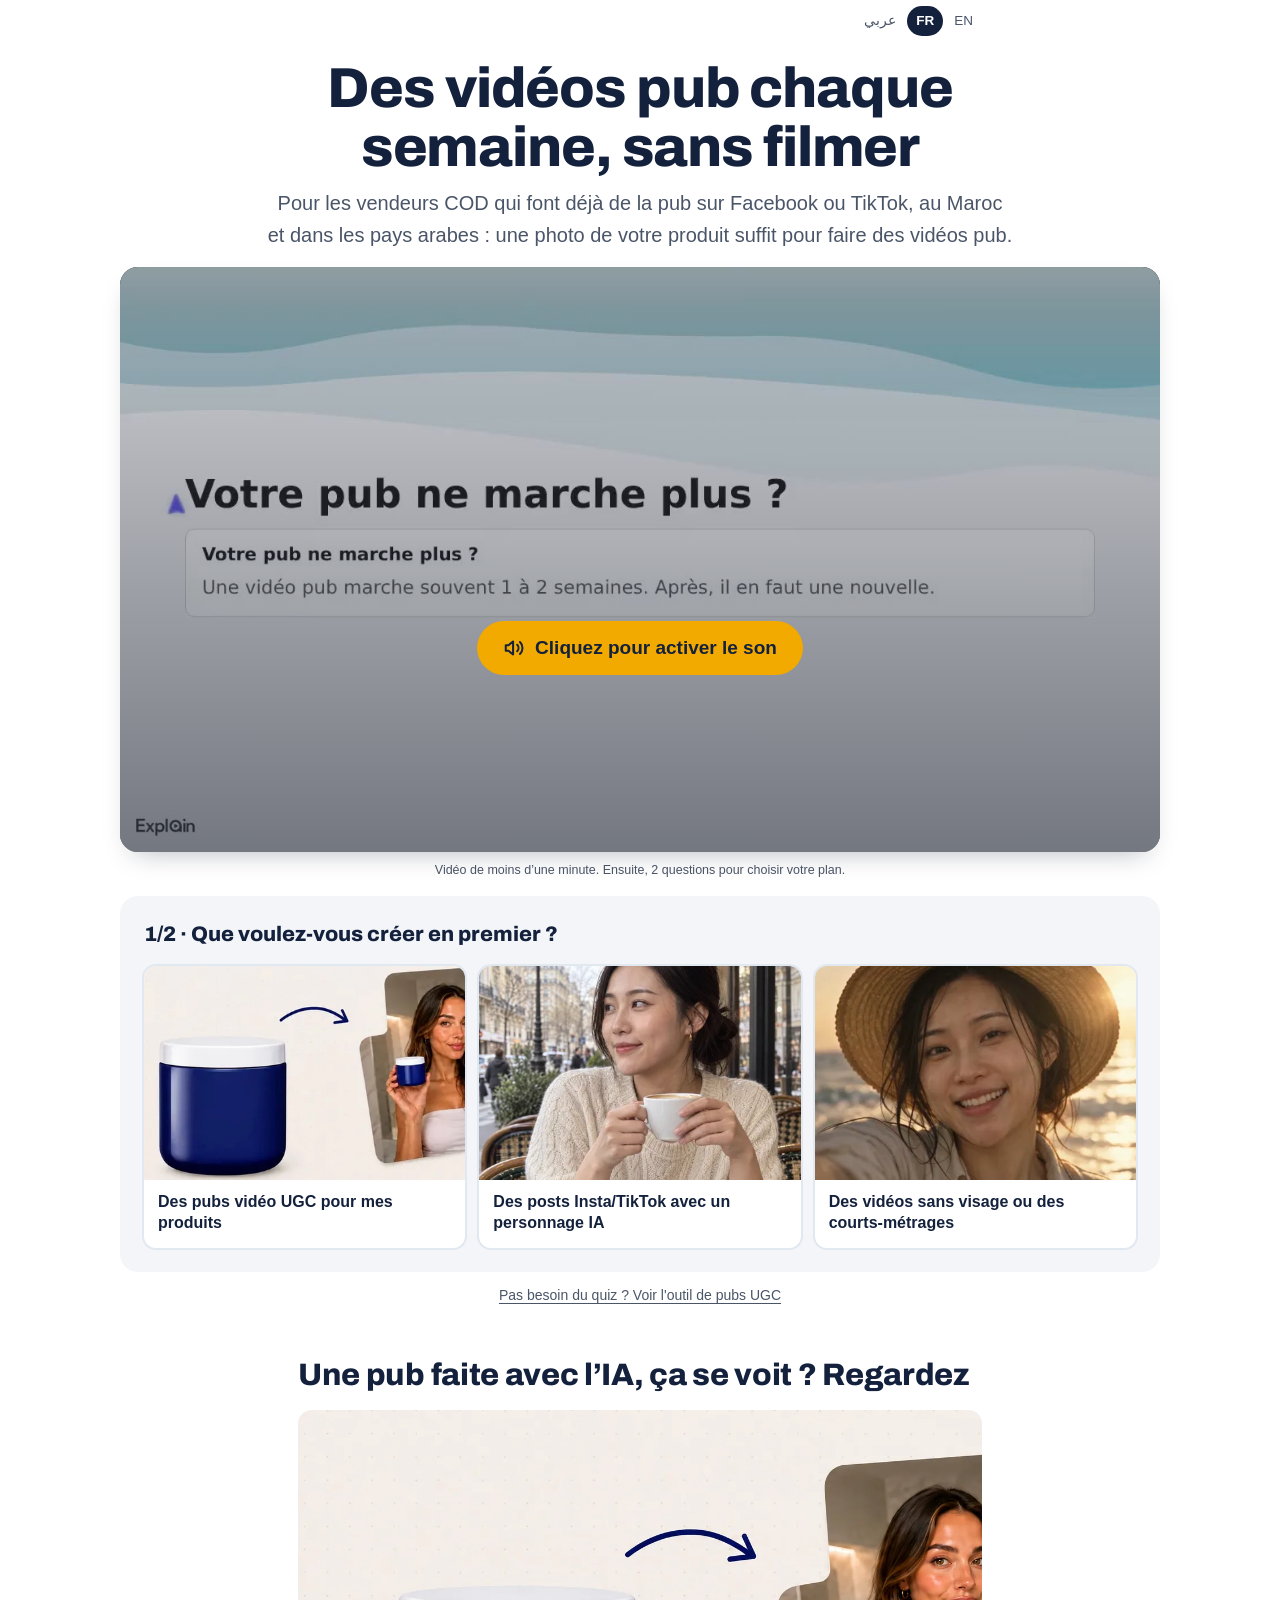
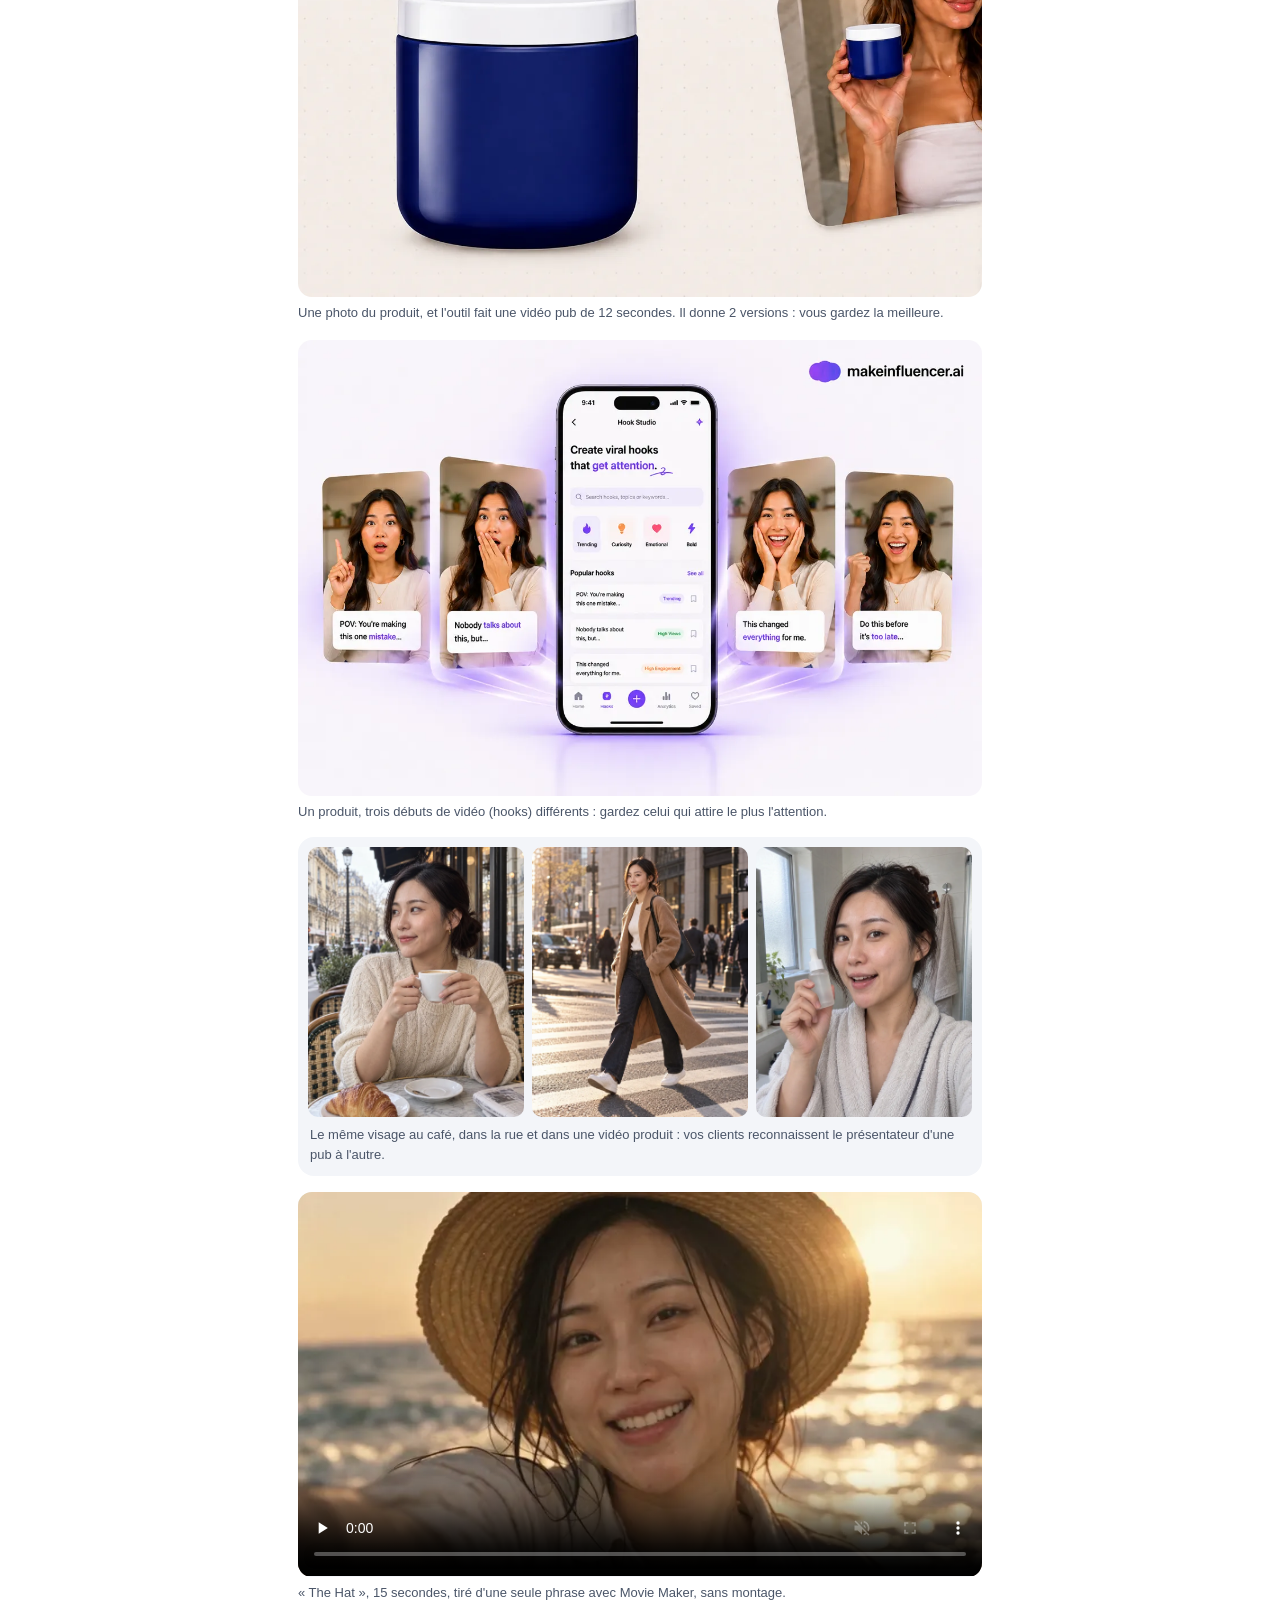
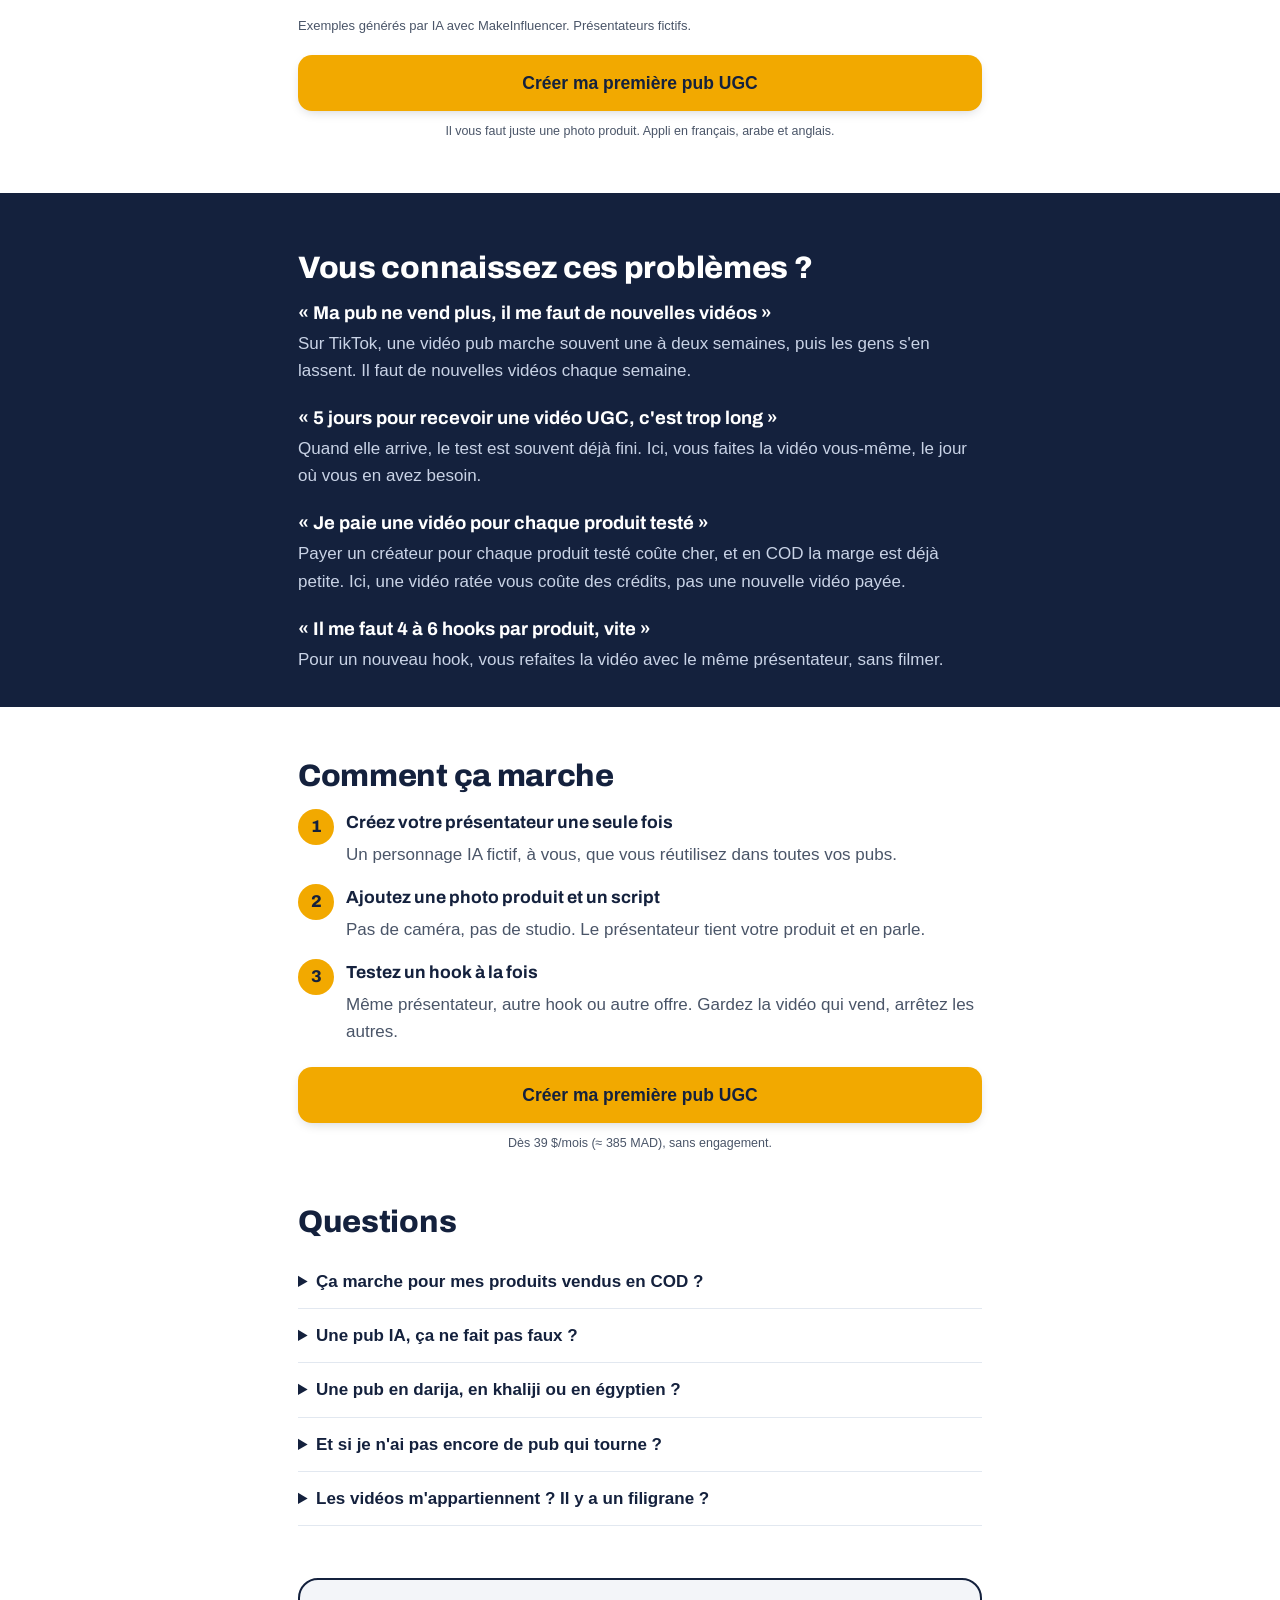
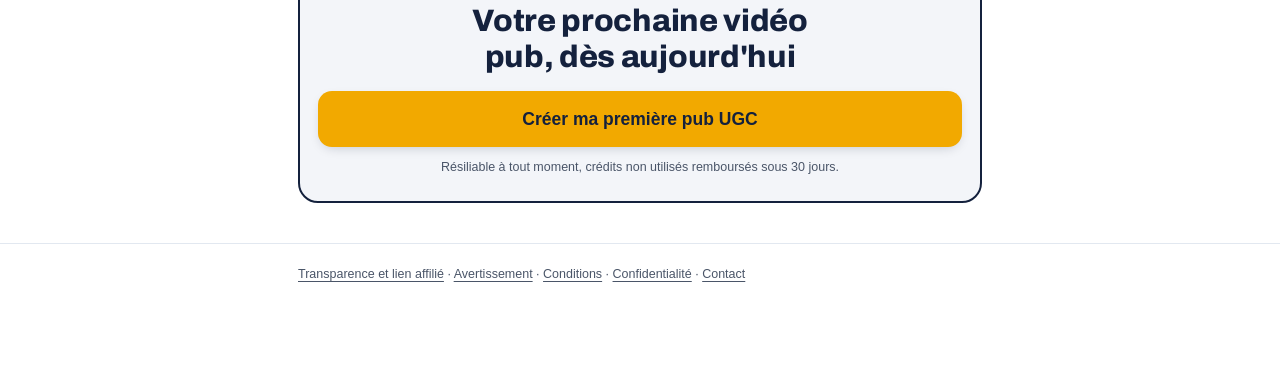
<file: fr/index.html>
<!doctype html>
<html lang="fr" dir="ltr">
<head>
<meta charset="utf-8">
<meta name="viewport" content="width=device-width, initial-scale=1">
<title>Vidéos pub sans filmer, prix en MAD | UGC Lab</title>
<meta name="description" content="Pour les vendeurs qui font déjà de la pub sur Facebook ou TikTok : une photo de votre produit devient une vidéo pub avec un présentateur IA. Appli en français, prix en dirhams.">
<meta name="robots" content="noindex,follow">
<meta name="cb-page-type" content="quiz">
<link rel="canonical" href="https://yel-hadd.github.io/ai-character-notes/fr/">
<link rel="alternate" hreflang="fr" href="https://yel-hadd.github.io/ai-character-notes/fr/">
<link rel="alternate" hreflang="en" href="https://yel-hadd.github.io/ai-character-notes/en/">
<link rel="alternate" hreflang="ar" href="https://yel-hadd.github.io/ai-character-notes/ar/">
<link rel="preconnect" href="https://fonts.googleapis.com"><link rel="preconnect" href="https://fonts.gstatic.com" crossorigin>
<link href="https://fonts.googleapis.com/css2?family=Archivo:wght@600;700;800&display=swap" rel="stylesheet">
<link rel="stylesheet" href="../assets/style.css?v=r1c">
<link rel="icon" href="../img/logo.png?v=ugclab">
<script async src="https://www.googletagmanager.com/gtag/js?id=G-CWGD5E4DM8"></script>
<script>
window.dataLayer = window.dataLayer || [];
function gtag(){dataLayer.push(arguments);}
gtag("js", new Date());
gtag("config", "G-CWGD5E4DM8", { send_page_view: true });
</script>
<script>
(function (w, d, s, u) {
  if (w.oaiq) return;
  var q = function () { q.q.push(arguments); };
  q.q = []; w.oaiq = q;
  var js = d.createElement(s); js.async = true; js.src = u;
  var f = d.getElementsByTagName(s)[0]; f.parentNode.insertBefore(js, f);
})(window, document, "script", "https://bzrcdn.openai.com/sdk/oaiq.min.js");
oaiq("init", { pixelId: "6YpAJ4Z1pMGcLR3px2oMv3" });
oaiq("measure", "page_viewed", { type: "contents" });
</script>
</head>
<body>
<header class="bar"><div class="wrap">
  <nav class="langs" aria-label="Langue"><a href="../ar/" hreflang="ar">عربي</a><a href="./" aria-current="page" hreflang="fr">FR</a><a href="../en/" hreflang="en">EN</a></nav>
</div></header>

<main>
<div class="wrap">
<section class="hero">
<h1>Des vidéos pub chaque semaine, sans filmer</h1>
<p class="lede">Pour les vendeurs COD qui font déjà de la pub sur Facebook ou TikTok, au Maroc et dans les pays arabes : une photo de votre produit suffit pour faire des vidéos pub.</p>
<div class="vsl">
  <video id="vsl" crossorigin="anonymous" src="../video/vsl-fr.mp4?v=v2" poster="../video/vsl-fr.jpg?v=v2" muted autoplay playsinline preload="metadata" width="1280" height="720" aria-label="Vidéo : des pubs UGC chaque semaine avec MakeInfluencer"><track kind="captions" src="../video/vsl-fr.vtt?v=v2" srclang="fr" label="Français" default></video>
  <button type="button" class="unmute" id="unmute"><span class="pill-sound"><svg viewBox="0 0 24 24" fill="none" stroke="currentColor" stroke-width="2.2" stroke-linecap="round" stroke-linejoin="round" aria-hidden="true"><path d="M11 5 6 9H3v6h3l5 4z"/><path d="M15.5 8.5a5 5 0 0 1 0 7"/><path d="M18.5 5.5a9 9 0 0 1 0 13"/></svg>Cliquez pour activer le son</span></button>
</div>
<p class="vsl-note">Vidéo de moins d’une minute. Ensuite, 2 questions pour choisir votre plan.</p>
</section>

<section class="quiz" aria-labelledby="q1">
  <p class="q-label" id="q1">1/2 · Que voulez-vous créer en premier ?</p>
  <div class="cards">
    <button type="button" class="card" data-q="make" data-v="ugc" aria-pressed="false"><img src="../img/t-ugc.webp?v=r1c" alt="" width="480" height="360"><span>Des pubs vidéo UGC pour mes produits</span></button>
    <button type="button" class="card" data-q="make" data-v="persona" aria-pressed="false"><img src="../img/t-persona.webp" alt="" width="480" height="360"><span>Des posts Insta/TikTok avec un personnage IA</span></button>
    <button type="button" class="card" data-q="make" data-v="video" aria-pressed="false"><img src="../img/t-video.webp" alt="" width="480" height="360"><span>Des vidéos sans visage ou des courts-métrages</span></button>
  </div>
  <div class="step2" id="step2" hidden>
    <p class="q-label">2/2 · Où en êtes-vous ?</p>
    <div class="pills">
      <button type="button" class="pill" data-q="freq" data-v="weekly" aria-pressed="false">Pubs actives, il me faut des vidéos chaque semaine</button>
      <button type="button" class="pill" data-q="freq" data-v="trying" aria-pressed="false">Pubs actives, je veux d'abord tester l'outil</button>
      <button type="button" class="pill" data-q="freq" data-v="noads" aria-pressed="false">Pas encore de pub payante</button>
    </div>
  </div>
  <div class="result" id="result" hidden aria-live="polite">
    <p class="r-title" id="r-title"></p>
    <p id="r-body"></p>
    <span class="price" id="r-price"></span>
    <a class="cta" id="r-cta" href="https://www.makeinfluencer.ai/fr?ref=AIMARKETING" rel="sponsored noopener" data-hop>Créer ma première pub UGC</a>
    <p class="under">Prochaine étape : choisir votre plan sur makeinfluencer.ai.</p>
  </div>
</section>
<a class="skip" data-hop data-make="ugc" data-cta="skip" rel="sponsored noopener" href="https://www.makeinfluencer.ai/fr?ref=AIMARKETING">Pas besoin du quiz ? Voir l'outil de pubs UGC</a>

<h2>Une pub faite avec l’IA, ça se voit ? Regardez</h2>
<figure class="media">
  <img src="../img/product-ugc.webp?v=r1d" alt="À gauche une photo produit, à droite la pub UGC où une présentatrice IA tient le produit" width="1200" height="855" loading="lazy">
  <figcaption>Une photo du produit, et l'outil fait une vidéo pub de 12 secondes. Il donne 2 versions : vous gardez la meilleure.</figcaption>
</figure>
<figure class="media">
  <img src="../img/hooks.webp" alt="Trois débuts de vidéo différents avec le même présentateur IA" width="1200" height="800" loading="lazy">
  <figcaption>Un produit, trois débuts de vidéo (hooks) différents : gardez celui qui attire le plus l'attention.</figcaption>
</figure>
<div class="sheet" style="margin-top:14px">
  <div class="frames">
    <img src="../img/cafe.webp" alt="Présentatrice IA en terrasse de café" width="400" height="500" loading="lazy">
    <img src="../img/street.webp" alt="La même présentatrice IA dans la rue" width="400" height="500" loading="lazy">
    <img src="../img/ugcselfie.webp" alt="La même présentatrice IA qui filme une vidéo produit au téléphone" width="400" height="500" loading="lazy">
  </div>
  <p>Le même visage au café, dans la rue et dans une vidéo produit : vos clients reconnaissent le présentateur d'une pub à l'autre.</p>
</div>
<figure class="media">
  <video src="../img/film.mp4" poster="../img/film-poster.webp" controls playsinline muted preload="none" width="854" height="480" aria-label="Court-métrage IA : une femme court après son chapeau sur la plage"></video>
  <figcaption>« The Hat », 15 secondes, tiré d'une seule phrase avec Movie Maker, sans montage.</figcaption>
</figure>
<p class="small">Exemples générés par IA avec MakeInfluencer. Présentateurs fictifs.</p>
<a class="cta" style="margin-top:18px" data-hop data-make="ugc" data-cta="proof" rel="sponsored noopener" href="https://www.makeinfluencer.ai/fr?ref=AIMARKETING">Créer ma première pub UGC</a>
<p class="under">Il vous faut juste une photo produit. Appli en français, arabe et anglais.</p>

</div>
<section class="band"><div class="wrap">
<h2>Vous connaissez ces problèmes ?</h2>
<div class="notes">
  <div class="note"><h3>« Ma pub ne vend plus, il me faut de nouvelles vidéos »</h3><p>Sur TikTok, une vidéo pub marche souvent une à deux semaines, puis les gens s'en lassent. Il faut de nouvelles vidéos chaque semaine.</p></div>
  <div class="note"><h3>« 5 jours pour recevoir une vidéo UGC, c'est trop long »</h3><p>Quand elle arrive, le test est souvent déjà fini. Ici, vous faites la vidéo vous-même, le jour où vous en avez besoin.</p></div>
  <div class="note"><h3>« Je paie une vidéo pour chaque produit testé »</h3><p>Payer un créateur pour chaque produit testé coûte cher, et en COD la marge est déjà petite. Ici, une vidéo ratée vous coûte des crédits, pas une nouvelle vidéo payée.</p></div>
  <div class="note"><h3>« Il me faut 4 à 6 hooks par produit, vite »</h3><p>Pour un nouveau hook, vous refaites la vidéo avec le même présentateur, sans filmer.</p></div>
</div>
</div></section>
<div class="wrap">
<h2>Comment ça marche</h2>
<ol class="steps">
  <li><div><h3>Créez votre présentateur une seule fois</h3><p>Un personnage IA fictif, à vous, que vous réutilisez dans toutes vos pubs.</p></div></li>
  <li><div><h3>Ajoutez une photo produit et un script</h3><p>Pas de caméra, pas de studio. Le présentateur tient votre produit et en parle.</p></div></li>
  <li><div><h3>Testez un hook à la fois</h3><p>Même présentateur, autre hook ou autre offre. Gardez la vidéo qui vend, arrêtez les autres.</p></div></li>
</ol>
<a class="cta" style="margin-top:22px" data-hop data-make="ugc" data-cta="steps" rel="sponsored noopener" href="https://www.makeinfluencer.ai/fr?ref=AIMARKETING">Créer ma première pub UGC</a>
<p class="under">Dès 39 $/mois (≈ 385 MAD), sans engagement.</p>

<h2>Questions</h2>
<details><summary>Ça marche pour mes produits vendus en COD ?</summary><p>Oui. Une photo suffit pour que votre présentateur tienne le produit et en parle. Testez-la avec vos vidéos actuelles et gardez celle qui vend le plus.</p></details>
<details><summary>Une pub IA, ça ne fait pas faux ?</summary><p>Regardez les exemples plus haut : ils sortent de l'outil. Pour un rendu naturel, écrivez comme on parle, faites court et utilisez votre propre voix. L'outil donne 2 versions de chaque vidéo : gardez la plus naturelle.</p></details>
<details><summary>Une pub en darija, en khaliji ou en égyptien ?</summary><p>Oui. Écrivez le texte et le dialecte dans le prompt, par exemple « darija marocaine » ou « dialecte saoudien », ou importez votre propre voix : le présentateur synchronise ses lèvres dessus.</p></details>
<details><summary>Et si je n'ai pas encore de pub qui tourne ?</summary><p>Alors ce n'est sans doute pas le bon moment. L'outil sert à faire vite de nouvelles vidéos pour des pubs qui tournent déjà. Lancez d'abord un produit et une première campagne, puis revenez quand il vous faudra des vidéos chaque semaine.</p></details>
<details><summary>Les vidéos m'appartiennent ? Il y a un filigrane ?</summary><p>Selon MakeInfluencer, ce que vous générez vous appartient, sans filigrane : vous pouvez l'utiliser dans vos pubs payantes et pour vos clients.</p></details>
<div class="final">
  <h2>Votre prochaine vidéo pub, dès aujourd'hui</h2>
  <a class="cta" data-hop data-make="ugc" data-cta="final" rel="sponsored noopener" href="https://www.makeinfluencer.ai/fr?ref=AIMARKETING">Créer ma première pub UGC</a>
  <p class="under">Résiliable à tout moment, crédits non utilisés remboursés sous 30 jours.</p>
</div>
</div>
</main>

<div class="sticky" id="sticky"><a class="cta" data-hop data-make="ugc" data-cta="sticky" rel="sponsored noopener" href="https://www.makeinfluencer.ai/fr?ref=AIMARKETING">Créer ma première pub UGC</a></div>

<footer><div class="wrap">
  <p><a href="about.html">Transparence et lien affilié</a> · <a href="about.html#disclaimer">Avertissement</a> · <a href="about.html#terms">Conditions</a> · <a href="about.html#privacy">Confidentialité</a> · <a href="about.html#contact">Contact</a></p>
</div></footer>

<script type="application/json" id="quiz-data">
{"questions":[
 {"q":"Que voulez-vous créer en premier ?","options":["Des pubs vidéo UGC pour mes produits","Des posts Insta/TikTok avec un personnage IA","Des vidéos sans visage ou des courts-métrages"]},
 {"q":"Où en êtes-vous ?","options":["Pubs actives, il me faut des vidéos chaque semaine","Pubs actives, je veux d'abord tester l'outil","Pas encore de pub payante"]}
]}
</script>
<script>
window.FUNNEL = { lang: "fr", t: {
  title: { ugc: "Pour vous : l'outil de pubs UGC", persona: "Pour vous : le créateur de personnage IA", video: "Pour vous : Movie Maker" },
  plan: {
    weekly: "Prenez Pro : 600 000 crédits par mois pour sortir de nouvelles pubs chaque semaine, en 1080p et 4K, avec le même présentateur d'une pub à l'autre. Commencez au mois, passez à l'annuel une fois l'outil adopté.",
    noads: "Franchement, l'outil sert surtout quand vous avez déjà des pubs qui tournent et des produits à tester : c'est là qu'il faut de nouvelles vidéos chaque semaine. Vous pouvez commencer avec Creator, mais lancez d'abord votre première campagne.",
    trying: "Commencez avec Creator : tous les outils, dont le présentateur qui parle, avec 180 000 crédits par mois et la vidéo en 720p. Passez à Pro quand vous voulez plus de volume et le 1080p.",
    video: "Movie Maker est inclus dans tous les plans : une phrase, un storyboard à valider, un court-métrage avec le même personnage. Pro donne plus de crédits et le 1080p."
  },
  price: { creator: "Creator : 39 $/mois ≈ 385 MAD", pro: "Pro : 89 $/mois ≈ 880 MAD" },
  go: { ugc: "Créer ma première pub UGC", persona: "Créer mon personnage IA", video: "Essayer Movie Maker" }
}};
</script>
<script src="../assets/funnel.js?v=r1c" defer></script>
</body>
</html>
</file>
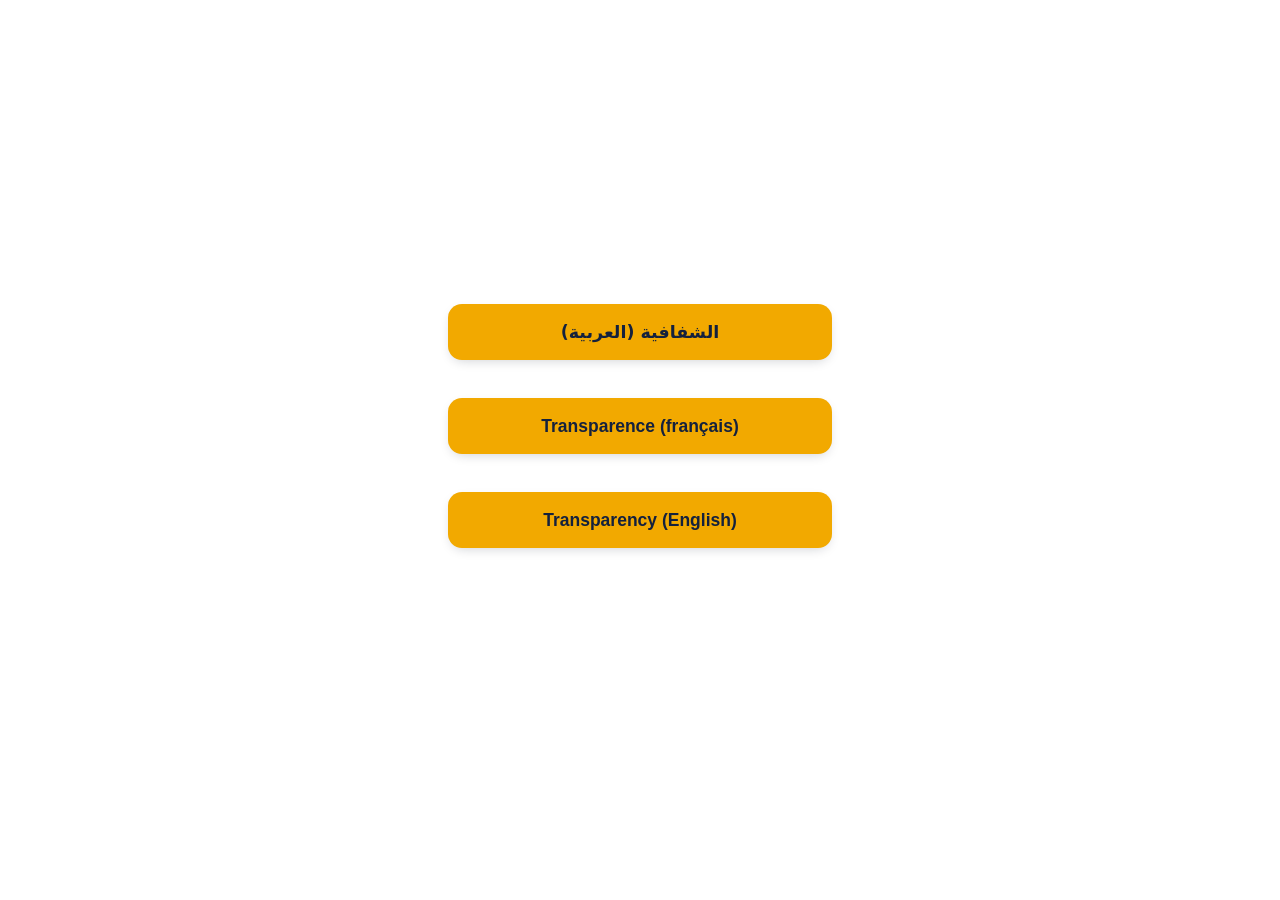
<file: about.html>
<!doctype html>
<html lang="fr">
<head>
<meta charset="utf-8"><meta name="viewport" content="width=device-width, initial-scale=1">
<title>Transparence · Transparency · الشفافية | UGC Lab</title>
<meta name="robots" content="noindex,follow"><meta name="cb-page-type" content="site">
<link rel="stylesheet" href="assets/style.css?v=r1c"><link rel="icon" href="img/logo.png?v=ugclab">
</head>
<body><main><div class="wrap doc picker">
<p><a class="cta" href="ar/about.html" hreflang="ar" lang="ar">الشفافية (العربية)</a></p>
<p><a class="cta" href="fr/about.html" hreflang="fr" lang="fr">Transparence (français)</a></p>
<p><a class="cta" href="en/about.html" hreflang="en" lang="en">Transparency (English)</a></p>
</div></main></body></html>
</file>
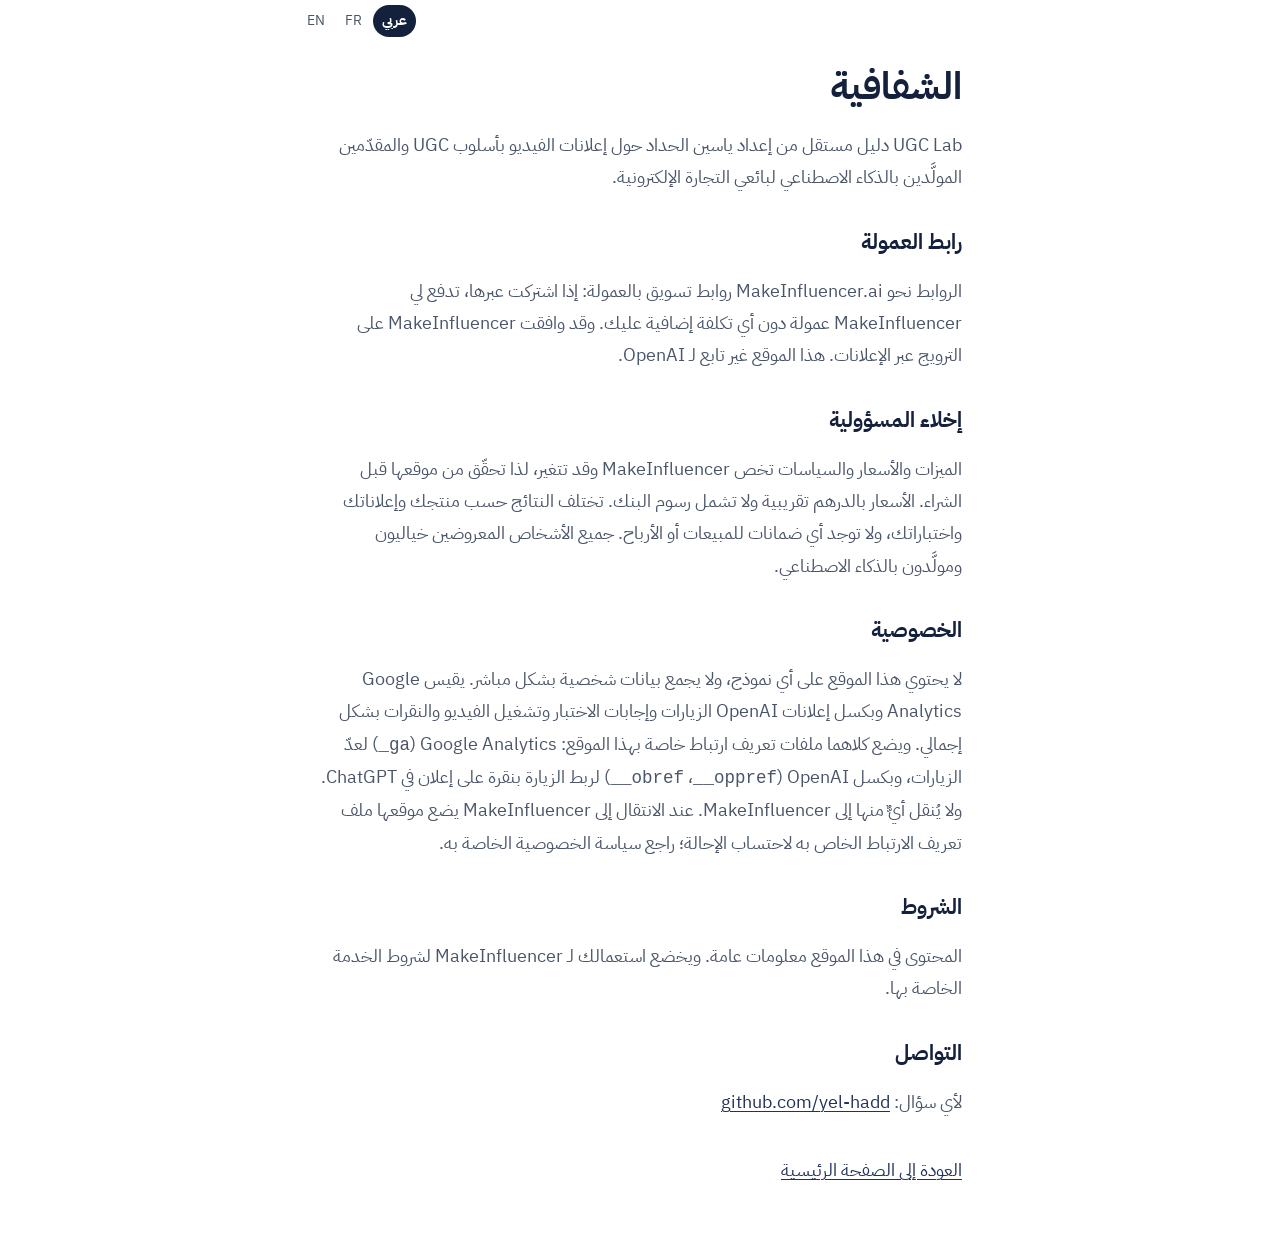
<file: ar/about.html>
<!doctype html>
<html lang="ar" dir="rtl">
<head>
<meta charset="utf-8">
<meta name="viewport" content="width=device-width, initial-scale=1">
<title>الشفافية والخصوصية | UGC Lab</title>
<meta name="description" content="رابط العمولة، إخلاء المسؤولية، الخصوصية، الشروط والتواصل.">
<meta name="robots" content="index,follow">
<meta name="cb-page-type" content="site">
<link rel="canonical" href="https://yel-hadd.github.io/ai-character-notes/ar/about.html">
<link rel="alternate" hreflang="fr" href="https://yel-hadd.github.io/ai-character-notes/fr/about.html">
<link rel="alternate" hreflang="en" href="https://yel-hadd.github.io/ai-character-notes/en/about.html">
<link rel="alternate" hreflang="ar" href="https://yel-hadd.github.io/ai-character-notes/ar/about.html">
<link rel="preconnect" href="https://fonts.googleapis.com"><link rel="preconnect" href="https://fonts.gstatic.com" crossorigin>
<link href="https://fonts.googleapis.com/css2?family=IBM+Plex+Sans+Arabic:wght@400;600;700&display=swap" rel="stylesheet">
<link rel="stylesheet" href="../assets/style.css?v=r1c">
<link rel="icon" href="../img/logo.png?v=ugclab">
</head>
<body>
<header class="bar"><div class="wrap">
  <nav class="langs" aria-label="اللغة"><a href="../ar/about.html" hreflang="ar" aria-current="page">عربي</a><a href="../fr/about.html" hreflang="fr">FR</a><a href="../en/about.html" hreflang="en">EN</a></nav>
</div></header>
<main><div class="wrap doc">
<h1>الشفافية</h1>
<p><bdi>UGC Lab</bdi> دليل مستقل من إعداد ياسين الحداد حول إعلانات الفيديو بأسلوب <bdi>UGC</bdi> والمقدّمين المولَّدين بالذكاء الاصطناعي لبائعي التجارة الإلكترونية.</p>
<h2 id="affiliate">رابط العمولة</h2>
<p>الروابط نحو <bdi>MakeInfluencer.ai</bdi> روابط تسويق بالعمولة: إذا اشتركت عبرها، تدفع لي <bdi>MakeInfluencer</bdi> عمولة دون أي تكلفة إضافية عليك. وقد وافقت <bdi>MakeInfluencer</bdi> على الترويج عبر الإعلانات. هذا الموقع غير تابع لـ <bdi>OpenAI</bdi>.</p>
<h2 id="disclaimer">إخلاء المسؤولية</h2>
<p>الميزات والأسعار والسياسات تخص <bdi>MakeInfluencer</bdi> وقد تتغير، لذا تحقّق من موقعها قبل الشراء. الأسعار بالدرهم تقريبية ولا تشمل رسوم البنك. تختلف النتائج حسب منتجك وإعلاناتك واختباراتك، ولا توجد أي ضمانات للمبيعات أو الأرباح. جميع الأشخاص المعروضين خياليون ومولَّدون بالذكاء الاصطناعي.</p>
<h2 id="privacy">الخصوصية</h2>
<p>لا يحتوي هذا الموقع على أي نموذج، ولا يجمع بيانات شخصية بشكل مباشر. يقيس <bdi>Google Analytics</bdi> وبكسل إعلانات <bdi>OpenAI</bdi> الزيارات وإجابات الاختبار وتشغيل الفيديو والنقرات بشكل إجمالي. ويضع كلاهما ملفات تعريف ارتباط خاصة بهذا الموقع: <bdi>Google Analytics</bdi> (<bdi><code>_ga</code></bdi>) لعدّ الزيارات، وبكسل <bdi>OpenAI</bdi> (<bdi><code>__oppref</code></bdi>، <bdi><code>__obref</code></bdi>) لربط الزيارة بنقرة على إعلان في <bdi>ChatGPT</bdi>. ولا يُنقل أيٌّ منها إلى <bdi>MakeInfluencer</bdi>. عند الانتقال إلى <bdi>MakeInfluencer</bdi> يضع موقعها ملف تعريف الارتباط الخاص به لاحتساب الإحالة؛ راجع سياسة الخصوصية الخاصة به.</p>
<h2 id="terms">الشروط</h2>
<p>المحتوى في هذا الموقع معلومات عامة. ويخضع استعمالك لـ <bdi>MakeInfluencer</bdi> لشروط الخدمة الخاصة بها.</p>
<h2 id="contact">التواصل</h2>
<p>لأي سؤال: <a href="https://github.com/yel-hadd" dir="ltr">github.com/yel-hadd</a></p>
<p class="back"><a href="./">العودة إلى الصفحة الرئيسية</a></p>
</div></main>
</body>
</html>
</file>
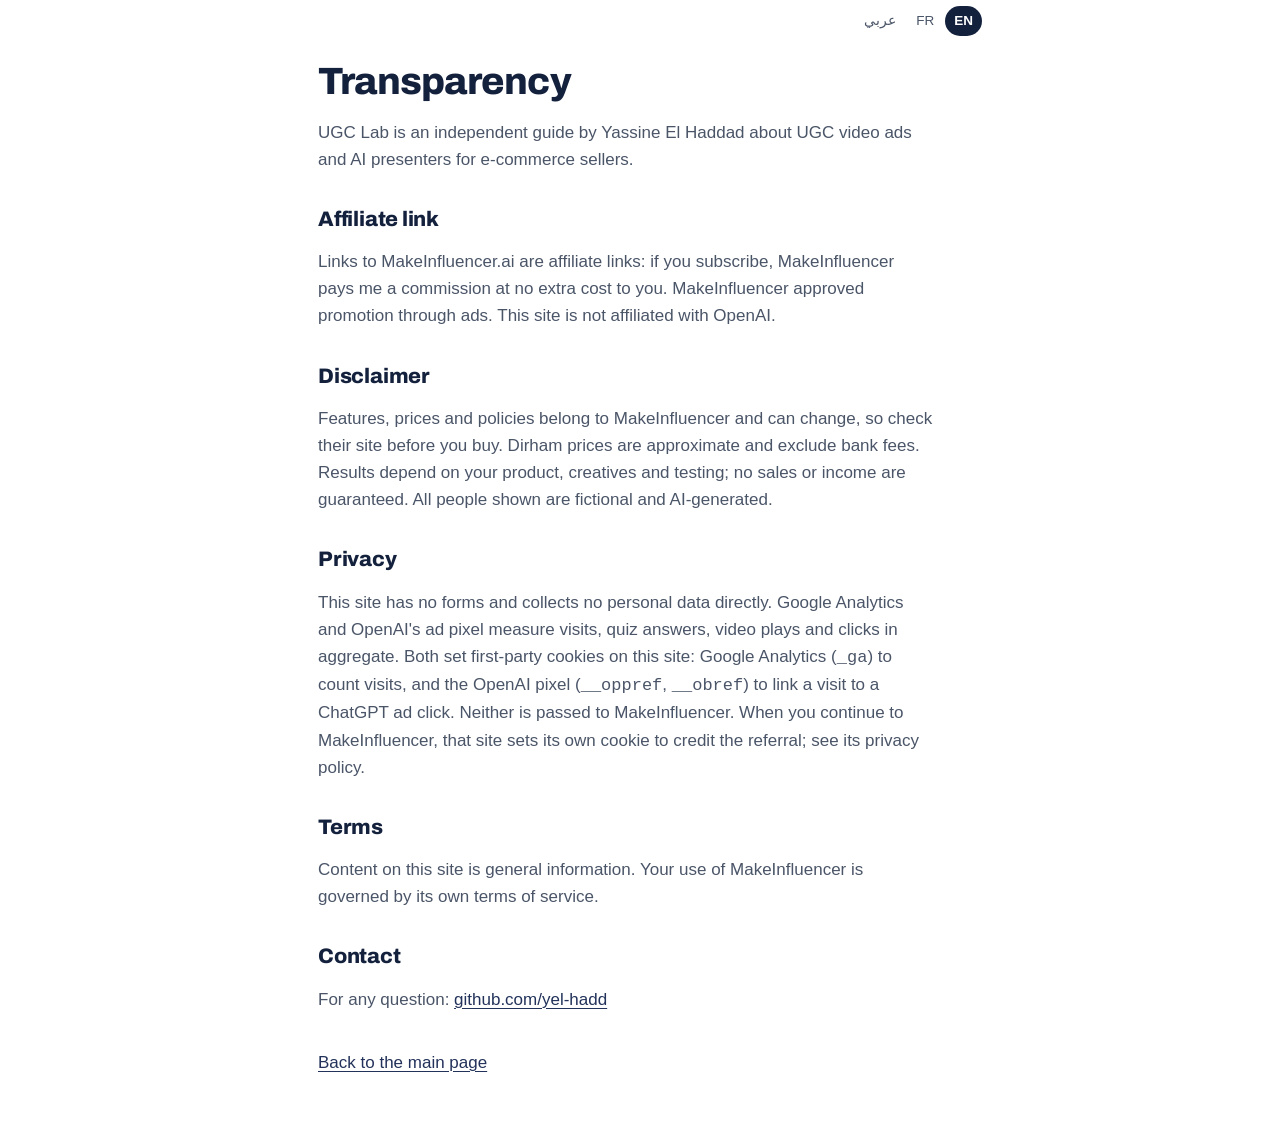
<file: en/about.html>
<!doctype html>
<html lang="en" dir="ltr">
<head>
<meta charset="utf-8">
<meta name="viewport" content="width=device-width, initial-scale=1">
<title>Transparency and privacy | UGC Lab</title>
<meta name="description" content="Affiliate link, disclaimer, privacy, terms and contact for UGC Lab.">
<meta name="robots" content="index,follow">
<meta name="cb-page-type" content="site">
<link rel="canonical" href="https://yel-hadd.github.io/ai-character-notes/en/about.html">
<link rel="alternate" hreflang="fr" href="https://yel-hadd.github.io/ai-character-notes/fr/about.html">
<link rel="alternate" hreflang="en" href="https://yel-hadd.github.io/ai-character-notes/en/about.html">
<link rel="alternate" hreflang="ar" href="https://yel-hadd.github.io/ai-character-notes/ar/about.html">
<link rel="preconnect" href="https://fonts.googleapis.com"><link rel="preconnect" href="https://fonts.gstatic.com" crossorigin>
<link href="https://fonts.googleapis.com/css2?family=Archivo:wght@600;700;800&display=swap" rel="stylesheet">
<link rel="stylesheet" href="../assets/style.css?v=r1c">
<link rel="icon" href="../img/logo.png?v=ugclab">
</head>
<body>
<header class="bar"><div class="wrap">
  <nav class="langs" aria-label="Language"><a href="../ar/about.html" hreflang="ar">عربي</a><a href="../fr/about.html" hreflang="fr">FR</a><a href="../en/about.html" hreflang="en" aria-current="page">EN</a></nav>
</div></header>
<main><div class="wrap doc">
<h1>Transparency</h1>
<p>UGC Lab is an independent guide by Yassine El Haddad about UGC video ads and AI presenters for e-commerce sellers.</p>
<h2 id="affiliate">Affiliate link</h2>
<p>Links to MakeInfluencer.ai are affiliate links: if you subscribe, MakeInfluencer pays me a commission at no extra cost to you. MakeInfluencer approved promotion through ads. This site is not affiliated with OpenAI.</p>
<h2 id="disclaimer">Disclaimer</h2>
<p>Features, prices and policies belong to MakeInfluencer and can change, so check their site before you buy. Dirham prices are approximate and exclude bank fees. Results depend on your product, creatives and testing; no sales or income are guaranteed. All people shown are fictional and AI-generated.</p>
<h2 id="privacy">Privacy</h2>
<p>This site has no forms and collects no personal data directly. Google Analytics and OpenAI's ad pixel measure visits, quiz answers, video plays and clicks in aggregate. Both set first-party cookies on this site: Google Analytics (<code>_ga</code>) to count visits, and the OpenAI pixel (<code>__oppref</code>, <code>__obref</code>) to link a visit to a ChatGPT ad click. Neither is passed to MakeInfluencer. When you continue to MakeInfluencer, that site sets its own cookie to credit the referral; see its privacy policy.</p>
<h2 id="terms">Terms</h2>
<p>Content on this site is general information. Your use of MakeInfluencer is governed by its own terms of service.</p>
<h2 id="contact">Contact</h2>
<p>For any question: <a href="https://github.com/yel-hadd" dir="ltr">github.com/yel-hadd</a></p>
<p class="back"><a href="./">Back to the main page</a></p>
</div></main>
</body>
</html>
</file>
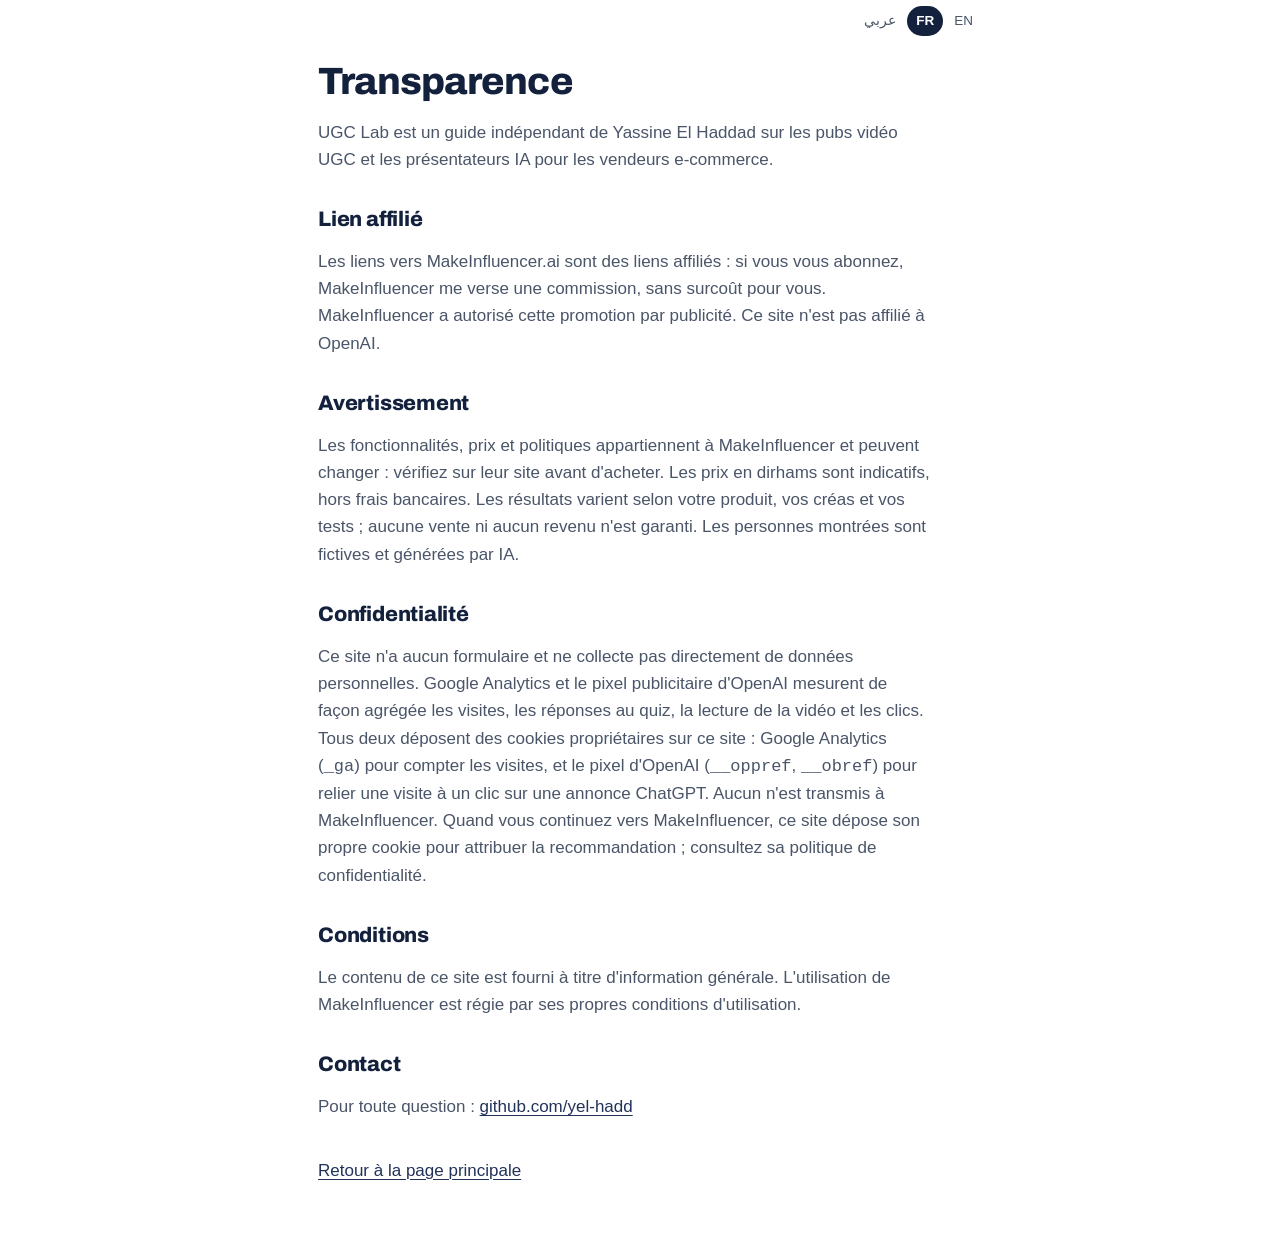
<file: fr/about.html>
<!doctype html>
<html lang="fr" dir="ltr">
<head>
<meta charset="utf-8">
<meta name="viewport" content="width=device-width, initial-scale=1">
<title>Transparence et confidentialité | UGC Lab</title>
<meta name="description" content="Lien affilié, avertissement, confidentialité, conditions et contact d'UGC Lab.">
<meta name="robots" content="index,follow">
<meta name="cb-page-type" content="site">
<link rel="canonical" href="https://yel-hadd.github.io/ai-character-notes/fr/about.html">
<link rel="alternate" hreflang="fr" href="https://yel-hadd.github.io/ai-character-notes/fr/about.html">
<link rel="alternate" hreflang="en" href="https://yel-hadd.github.io/ai-character-notes/en/about.html">
<link rel="alternate" hreflang="ar" href="https://yel-hadd.github.io/ai-character-notes/ar/about.html">
<link rel="preconnect" href="https://fonts.googleapis.com"><link rel="preconnect" href="https://fonts.gstatic.com" crossorigin>
<link href="https://fonts.googleapis.com/css2?family=Archivo:wght@600;700;800&display=swap" rel="stylesheet">
<link rel="stylesheet" href="../assets/style.css?v=r1c">
<link rel="icon" href="../img/logo.png?v=ugclab">
</head>
<body>
<header class="bar"><div class="wrap">
  <nav class="langs" aria-label="Langue"><a href="../ar/about.html" hreflang="ar">عربي</a><a href="../fr/about.html" hreflang="fr" aria-current="page">FR</a><a href="../en/about.html" hreflang="en">EN</a></nav>
</div></header>
<main><div class="wrap doc">
<h1>Transparence</h1>
<p>UGC Lab est un guide indépendant de Yassine El Haddad sur les pubs vidéo UGC et les présentateurs IA pour les vendeurs e-commerce.</p>
<h2 id="affiliate">Lien affilié</h2>
<p>Les liens vers MakeInfluencer.ai sont des liens affiliés : si vous vous abonnez, MakeInfluencer me verse une commission, sans surcoût pour vous. MakeInfluencer a autorisé cette promotion par publicité. Ce site n'est pas affilié à OpenAI.</p>
<h2 id="disclaimer">Avertissement</h2>
<p>Les fonctionnalités, prix et politiques appartiennent à MakeInfluencer et peuvent changer : vérifiez sur leur site avant d'acheter. Les prix en dirhams sont indicatifs, hors frais bancaires. Les résultats varient selon votre produit, vos créas et vos tests ; aucune vente ni aucun revenu n'est garanti. Les personnes montrées sont fictives et générées par IA.</p>
<h2 id="privacy">Confidentialité</h2>
<p>Ce site n'a aucun formulaire et ne collecte pas directement de données personnelles. Google Analytics et le pixel publicitaire d'OpenAI mesurent de façon agrégée les visites, les réponses au quiz, la lecture de la vidéo et les clics. Tous deux déposent des cookies propriétaires sur ce site : Google Analytics (<code>_ga</code>) pour compter les visites, et le pixel d'OpenAI (<code>__oppref</code>, <code>__obref</code>) pour relier une visite à un clic sur une annonce ChatGPT. Aucun n'est transmis à MakeInfluencer. Quand vous continuez vers MakeInfluencer, ce site dépose son propre cookie pour attribuer la recommandation ; consultez sa politique de confidentialité.</p>
<h2 id="terms">Conditions</h2>
<p>Le contenu de ce site est fourni à titre d'information générale. L'utilisation de MakeInfluencer est régie par ses propres conditions d'utilisation.</p>
<h2 id="contact">Contact</h2>
<p>Pour toute question : <a href="https://github.com/yel-hadd" dir="ltr">github.com/yel-hadd</a></p>
<p class="back"><a href="./">Retour à la page principale</a></p>
</div></main>
</body>
</html>
</file>
<file: assets/style.css>
/* UGC Lab — Moroccan e-commerce bridge. Navy ink, saffron action, mint confirmation. */
:root{
  --ink:#14213d; --ink-2:#22325a; --paper:#ffffff; --panel:#f3f5f9; --line:#e2e8f0; --muted:#4a5568;
  --saffron:#f2a900; --saffron-deep:#d99500; --mint:#12b76a; --warn:#d97706;
  --display:"Archivo",ui-sans-serif,system-ui,sans-serif;
  --body:ui-sans-serif,-apple-system,BlinkMacSystemFont,"Segoe UI",Roboto,Helvetica,Arial,sans-serif;
}
[lang="ar"]{--display:"IBM Plex Sans Arabic",system-ui,sans-serif;--body:"IBM Plex Sans Arabic",system-ui,sans-serif}
*{box-sizing:border-box}
html{-webkit-text-size-adjust:100%;scroll-behavior:smooth}
@media (prefers-reduced-motion:reduce){html{scroll-behavior:auto}}
body{margin:0;background:var(--paper);color:var(--ink);font:17px/1.6 var(--body)}
[lang="ar"] body{font-size:17.5px;line-height:1.85}
img,video{max-width:100%;display:block}
a{color:var(--ink-2);text-underline-offset:3px;text-decoration-thickness:1px}
::selection{background:#ffe08a;color:var(--ink)}
html{caret-color:var(--ink);scrollbar-color:#b8c2d6 transparent}
:focus-visible{outline:3px solid var(--saffron);outline-offset:3px;border-radius:6px}
.wrap{max-width:720px;margin:0 auto;padding:0 18px}

/* header: language selector only */
.bar .wrap{display:flex;justify-content:flex-end;height:42px;align-items:center}
.langs{display:flex;gap:2px}
.langs a{font-size:13.5px;color:var(--muted);text-decoration:none;padding:4px 9px;border-radius:999px}
.langs a[aria-current]{background:var(--ink);color:#fff;font-weight:700}

/* hero: ClickBank-style centered VSL */
.hero{text-align:center;padding-top:10px}
h1,h2,h3{font-family:var(--display);color:var(--ink)}
h1{font-size:clamp(29px,6.6vw,46px);line-height:1.05;font-weight:800;letter-spacing:-.02em;margin:0 0 10px;text-wrap:balance}
[lang="ar"] h1{line-height:1.35;letter-spacing:0;font-weight:700}
.lede{font-size:18px;color:var(--muted);margin:0 auto 16px;max-width:52ch;text-wrap:balance}
h2{font-size:clamp(23px,4.6vw,31px);line-height:1.15;font-weight:800;letter-spacing:-.01em;margin:52px 0 14px;text-wrap:balance}
[lang="ar"] h2{letter-spacing:0;font-weight:700;line-height:1.4}
h3{font-size:17.5px;margin:0 0 4px;font-weight:700}

/* VSL player with honest "turn on sound" overlay */
.vsl{position:relative;border-radius:16px;overflow:hidden;background:#0b1220;box-shadow:0 12px 28px -14px rgba(15,23,42,.35);aspect-ratio:16/9}
.vsl video{width:100%;height:100%;object-fit:cover}
.unmute{position:absolute;inset:0;display:flex;flex-direction:column;align-items:center;justify-content:flex-end;padding-bottom:17%;gap:10px;
  background:linear-gradient(to top,rgba(11,18,32,.55),rgba(11,18,32,.15));border:0;cursor:pointer;color:#fff;font:700 17px/1.2 var(--body)}
.unmute[hidden]{display:none}
.unmute .pill-sound{display:inline-flex;align-items:center;gap:10px;background:var(--saffron);color:var(--ink);padding:14px 22px;border-radius:999px}
.unmute .pill-sound svg{width:22px;height:22px}
@media (prefers-reduced-motion:no-preference){.unmute .pill-sound{animation:pulse 1.6s cubic-bezier(.16,1,.3,1) 3}
  @keyframes pulse{0%,100%{transform:scale(1)}50%{transform:scale(1.05)}}}
.vsl-note{font-size:12.5px;color:var(--muted);margin:8px 0 0}

/* quiz right under the video */
.quiz{background:var(--panel);border-radius:18px;padding:16px;margin-top:16px;text-align:start}
.q-label{font-weight:800;font-family:var(--display);font-size:18px;margin:0 2px 12px}
.cards{display:grid;grid-template-columns:repeat(3,1fr);gap:10px}
.card{display:flex;flex-direction:column;text-align:start;background:#fff;border:2px solid var(--line);border-radius:14px;padding:0;overflow:hidden;
  cursor:pointer;font:650 15px/1.3 var(--body);color:var(--ink);transition:border-color .15s,transform .15s}
.card img{aspect-ratio:3/2;object-fit:cover;object-position:50% 30%;width:100%;height:auto}
.card span{padding:12px 14px 14px}
.card:hover{border-color:var(--saffron)}
.card[aria-pressed="true"]{border-color:var(--ink);box-shadow:0 0 0 2px var(--ink)}
.step2{margin-top:14px}
.step2[hidden],.result[hidden]{display:none}
.pills{display:grid;grid-template-columns:repeat(3,1fr);gap:8px}
.pill{background:#fff;border:2px solid var(--line);border-radius:12px;padding:13px 12px;font:650 15px/1.3 var(--body);color:var(--ink);cursor:pointer}
.pill[aria-pressed="true"]{border-color:var(--ink);box-shadow:0 0 0 2px var(--ink)}
.result{margin-top:14px;background:#fff;border-radius:14px;padding:16px;border:2px solid var(--ink)}
.r-title{font:800 20px/1.25 var(--display);margin:0;color:var(--ink)}
.result p{margin:6px 0 12px;color:var(--muted)}
.price{display:block;font-weight:800;margin-bottom:12px}
@media (prefers-reduced-motion:no-preference){.step2:not([hidden]),.result:not([hidden]){animation:rise .22s ease-out}
  @keyframes rise{from{opacity:0;transform:translateY(6px)}to{opacity:1;transform:none}}}

.cta{display:flex;align-items:center;justify-content:center;width:100%;min-height:56px;padding:0 22px;border-radius:14px;background:var(--saffron);
  color:var(--ink);font:800 17.5px/1.2 var(--body);text-decoration:none;border:0;cursor:pointer;box-shadow:0 4px 12px -4px rgba(15,23,42,.22);transition:transform .15s cubic-bezier(.16,1,.3,1),background-color .15s}
.cta:hover{background:#ffb81a;transform:translateY(-1px)}
.cta:active{transform:scale(.98)}
.under{font-size:12.5px;color:var(--muted);margin:10px 0 0;text-align:center}
.skip{display:block;text-align:center;font-size:14px;margin:12px 0 0;color:var(--muted)}

/* full-width navy band for the pain section */
.band{background:var(--ink);color:#e7ecf5;margin:52px 0 0;padding:6px 0 34px}
.band h2{color:#fff}
.band .notes{gap:22px}
.band .note{padding-inline-start:0}
.band .note::before{content:none}
.band .note h3{font-size:18.5px;line-height:1.35}
.band .note h3{color:#fff}
.band .note h3{color:#fff}
.band .note p{color:#c9d3e6}

/* proof */
.media{margin:16px 0 0}
.media img,.media video{width:100%;height:auto;border-radius:14px;background:var(--panel)}
.media figcaption{font-size:13px;color:var(--muted);margin-top:6px}
.sheet{background:var(--panel);border-radius:16px;padding:10px;margin-top:16px}
.frames{display:grid;grid-template-columns:repeat(3,1fr);gap:8px}
.frames img{aspect-ratio:4/5;object-fit:cover;object-position:50% 25%;width:100%;height:auto;border-radius:10px}
.sheet p{font-size:13px;color:var(--muted);margin:8px 2px 0}

.steps{list-style:none;counter-reset:s;padding:0;margin:0;display:grid;gap:16px}
.steps li{counter-increment:s;display:grid;grid-template-columns:36px 1fr;gap:12px}
.steps li::before{content:counter(s);font:800 17px/1 var(--display);width:36px;height:36px;border-radius:50%;background:var(--saffron);color:var(--ink);display:flex;align-items:center;justify-content:center}
.steps p{margin:0;color:var(--muted)}

.notes{display:grid;gap:16px}
.note{position:relative;padding-inline-start:34px}
.note::before{content:"";position:absolute;inset-inline-start:2px;top:.2em;width:20px;height:20px;border-radius:50%;
  background:var(--mint) url("data:image/svg+xml,%3Csvg xmlns='http://www.w3.org/2000/svg' viewBox='0 0 24 24' fill='none' stroke='white' stroke-width='3' stroke-linecap='round' stroke-linejoin='round'%3E%3Cpath d='M5 12.5l4.5 4.5L19 7.5'/%3E%3C/svg%3E") center/14px no-repeat}
.note p{margin:3px 0 0;color:var(--muted)}

table.plans{width:100%;border-collapse:collapse;font-size:15px}
table.plans th,table.plans td{text-align:start;padding:11px 6px;border-bottom:1px solid var(--line);vertical-align:top}
table.plans th{font-weight:700;color:var(--muted);font-size:13.5px}
table.plans td:first-child{font-weight:800}
.small{font-size:13px;color:var(--muted)}

details{border-bottom:1px solid var(--line);padding:13px 0}
summary{font-weight:700;cursor:pointer}
details p{margin:8px 0 0;color:var(--muted)}

.final{background:var(--panel);border:2px solid var(--ink);border-radius:20px;padding:24px 18px;margin:52px 0 0;text-align:center}
.final h2{margin:0 0 16px}

footer{margin-top:40px;padding:20px 0 90px;border-top:1px solid var(--line);font-size:12.5px;color:var(--muted)}
footer p{margin:0 0 8px}
footer a{color:var(--muted)}

/* sticky mobile CTA, shown after the quiz scrolls away */
.sticky{position:fixed;inset-inline:0;bottom:0;padding:10px 14px calc(10px + env(safe-area-inset-bottom));background:rgba(255,255,255,.96);
  border-top:1px solid var(--line);backdrop-filter:blur(6px);transform:translateY(110%);transition:transform .25s ease;z-index:20}
.sticky.show{transform:none}
.sticky .cta{min-height:50px;font-size:16.5px}
@media (min-width:900px){.sticky{display:none}}

@media (max-width:560px){
  body{font-size:16.5px}
  table.plans thead, table.plans tr:first-child th{display:none}
  table.plans tr{display:grid;grid-template-columns:1fr auto;column-gap:12px;padding:14px 0;border-bottom:1px solid var(--line)}
  table.plans tr:has(th){display:none}
  table.plans td{border:0;padding:2px 0}
  table.plans td:nth-child(2){text-align:end;font-weight:700}
  table.plans td:nth-child(3){grid-column:1/-1;color:var(--muted);margin-top:4px}
  .cards{grid-template-columns:1fr;gap:8px}
  .pills{grid-template-columns:1fr}
  .card{flex-direction:row;align-items:center}
  .card img{width:62px;height:62px;flex:none;aspect-ratio:auto;margin:8px;border-radius:10px}
  .card span{padding:8px 10px 8px 0}
  [dir="rtl"] .card span{padding:8px 0 8px 10px}
  .frames{gap:5px}
  .vsl{border-radius:12px}
  .unmute{justify-content:flex-start;padding:10px 0 0}
  .unmute .pill-sound{font-size:14.5px;padding:9px 14px;gap:8px}
  .unmute .pill-sound svg{width:18px;height:18px}
}

/* about pages and language picker */
.doc{padding-top:8px;padding-bottom:56px;max-width:680px}
.doc h1{font-size:clamp(28px,5vw,38px);margin:12px 0 14px}
.doc h2{font-size:21px;margin:34px 0 8px}
.doc p{color:var(--muted);max-width:65ch}
.doc .back{margin-top:36px}
.picker{min-height:100svh;display:flex;flex-direction:column;justify-content:center;gap:4px;max-width:420px}
.picker h1{text-align:center;margin-bottom:18px}

/* Desktop: ClickBank-style wide stage for headline, video and quiz; reading sections stay narrow */
@media (min-width:900px){
  .hero,.hero + .quiz,.hero ~ .skip{margin-left:calc(50% - min(520px,50vw - 32px));margin-right:calc(50% - min(520px,50vw - 32px))}
  .hero{padding-top:18px}
  h1{font-size:clamp(44px,4.4vw,60px);line-height:1.04;max-width:26ch;margin-inline:auto}
  [lang="ar"] h1{line-height:1.3}
  .lede{font-size:20px;max-width:68ch}
  .vsl{border-radius:18px}
  .unmute .pill-sound{font-size:19px;padding:16px 26px}
  .quiz{padding:22px}
  .q-label{font-size:21px}
  .card span{font-size:16px}
}

.sr-only{position:absolute;width:1px;height:1px;padding:0;margin:-1px;overflow:hidden;clip:rect(0,0,0,0);white-space:nowrap;border:0}
</file>
